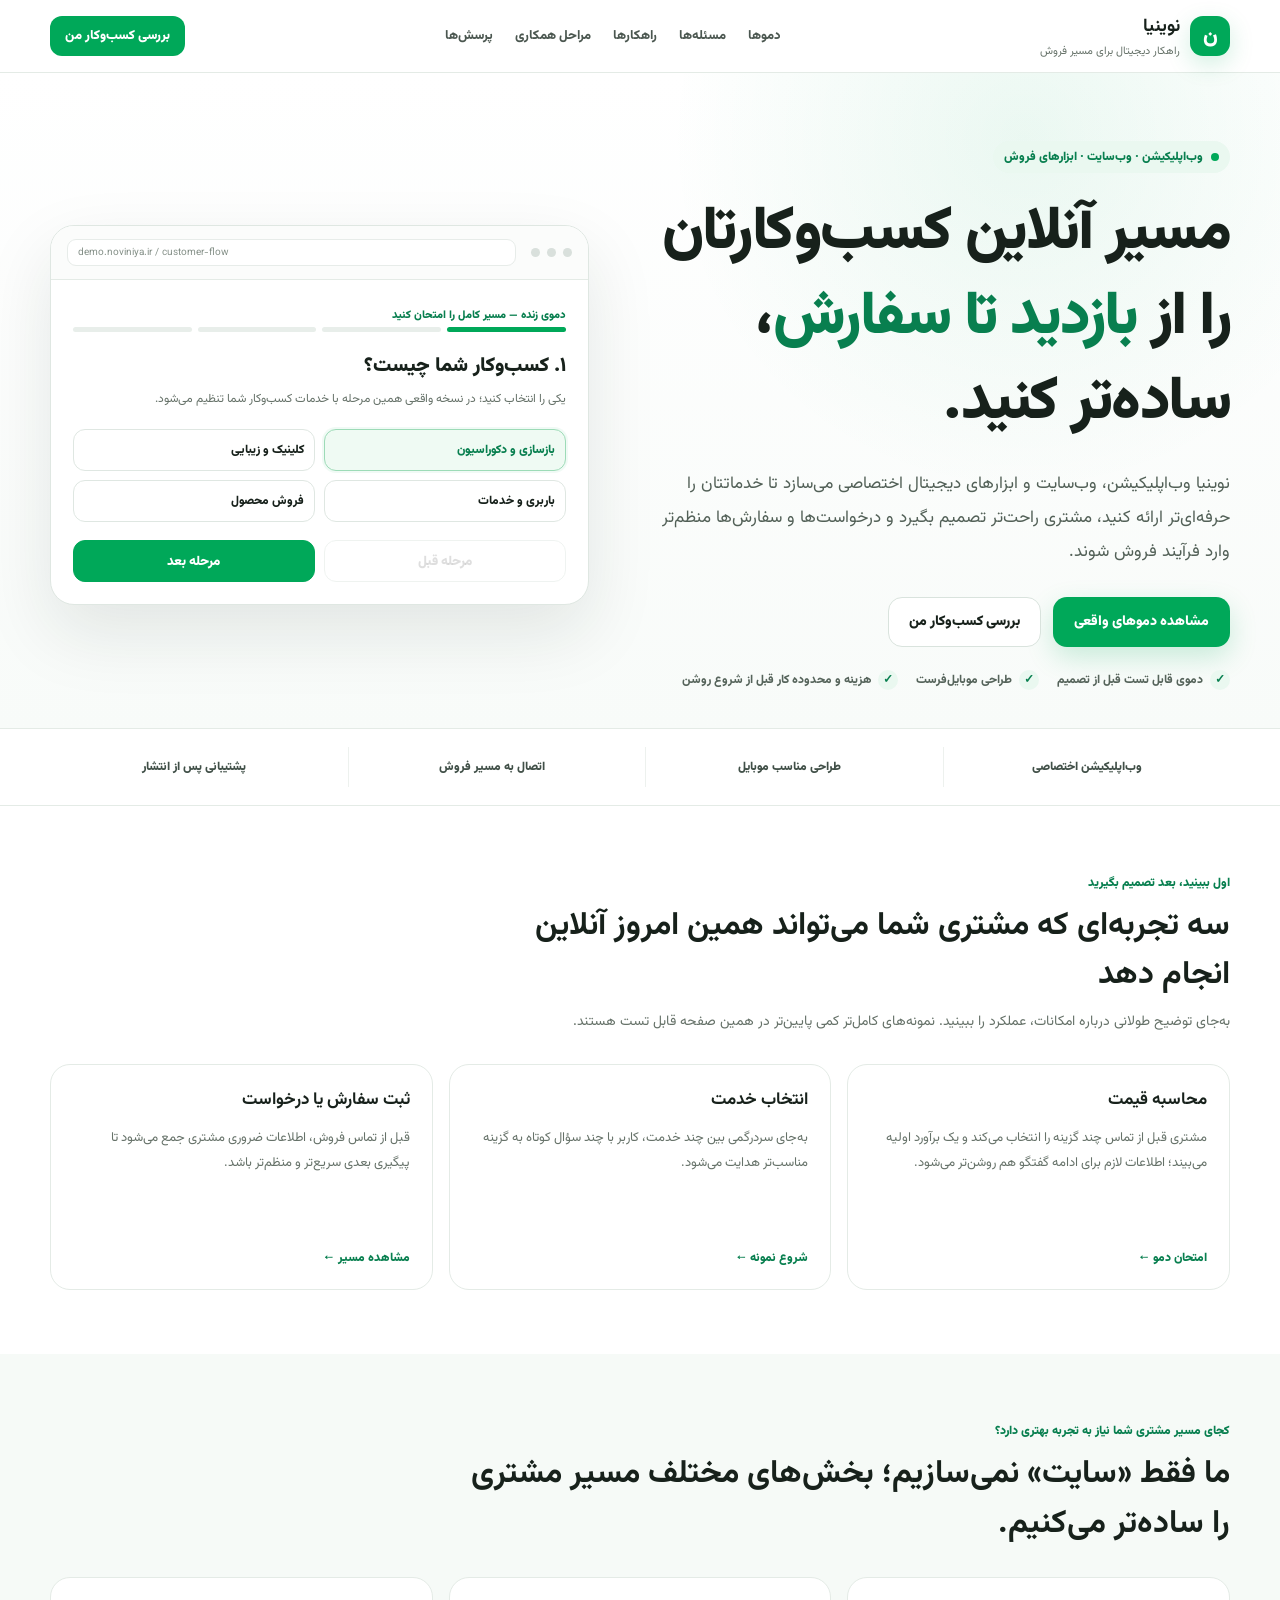
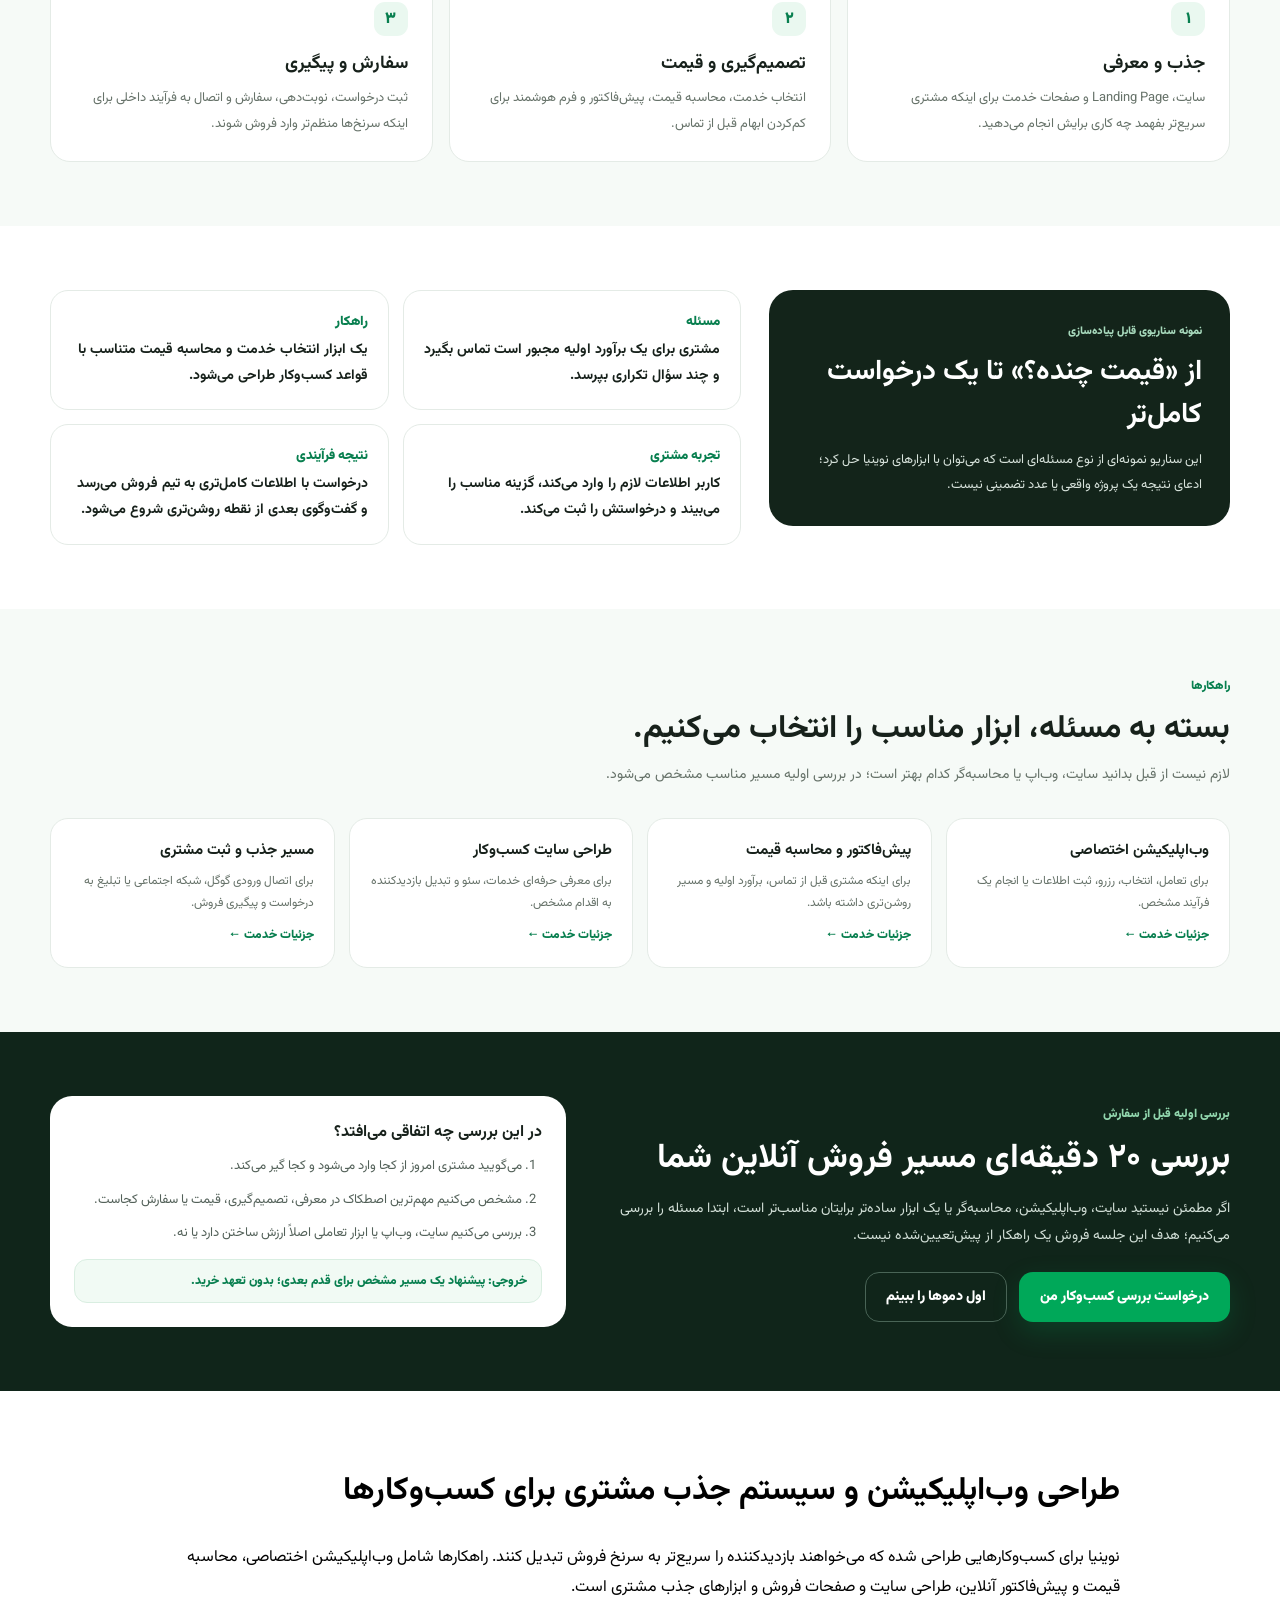
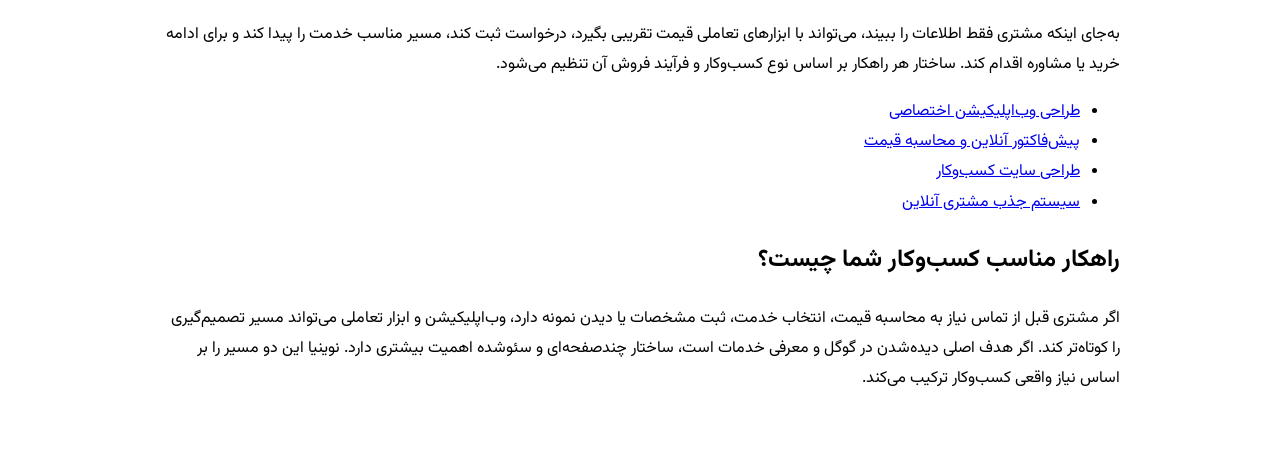
<file: index.html>
<!doctype html>
<html lang="fa" dir="rtl">
  <head>
    <meta charset="UTF-8" />
    <meta name="viewport" content="width=device-width, initial-scale=1.0" />
    <title>نوینیا | وب‌اپلیکیشن، وب‌سایت و ابزارهای فروش</title>
    <meta name="description" content="نوینیا وب‌اپلیکیشن، وب‌سایت و ابزارهای دیجیتال اختصاصی می‌سازد تا معرفی خدمات، تصمیم‌گیری مشتری، دریافت درخواست و مسیر سفارش ساده‌تر و منظم‌تر شود." />
    <meta name="robots" content="index,follow,max-image-preview:large,max-snippet:-1,max-video-preview:-1" />
    <meta name="theme-color" content="#00A859" />
    <link rel="canonical" href="https://noviniya.ir/" />
    <link rel="icon" href="/favicon.svg" type="image/svg+xml" />
    <meta property="og:type" content="website" />
    <meta property="og:url" content="https://noviniya.ir/" />
    <meta property="og:site_name" content="نوینیا | Noviniya" />
    <meta property="og:locale" content="fa_IR" />
    <meta property="og:title" content="نوینیا | وب‌اپلیکیشن فروش و پیش‌فاکتور آنلاین" />
    <meta property="og:description" content="راهکارهای دیجیتال فروش، پیش‌فاکتور آنلاین و جذب مشتری برای کسب‌وکارها." />
    <meta name="twitter:card" content="summary" />
    <meta name="twitter:title" content="نوینیا | وب‌اپلیکیشن فروش و پیش‌فاکتور آنلاین" />
    <meta name="twitter:description" content="راهکارهای دیجیتال فروش، پیش‌فاکتور آنلاین و جذب مشتری برای کسب‌وکارها." />
    <script type="application/ld+json">
    {
      "@context": "https://schema.org",
      "@graph": [
        {
          "@type": "Organization",
          "@id": "https://noviniya.ir/#organization",
          "name": "نوینیا",
          "alternateName": "Noviniya",
          "url": "https://noviniya.ir/",
          "description": "طراحی راهکارهای دیجیتال فروش، وب‌اپلیکیشن‌های تعاملی، پیش‌فاکتور آنلاین و ابزارهای جذب مشتری برای کسب‌وکارها",
          "areaServed": {"@type":"Country","name":"Iran"}
        },
        {
          "@type": "WebSite",
          "@id": "https://noviniya.ir/#website",
          "url": "https://noviniya.ir/",
          "name": "نوینیا",
          "alternateName": "Noviniya",
          "inLanguage": "fa-IR",
          "publisher": {"@id":"https://noviniya.ir/#organization"}
        },
        {
          "@type": "Service",
          "@id": "https://noviniya.ir/#service",
          "name": "طراحی وب‌اپلیکیشن فروش و سیستم جذب مشتری",
          "serviceType": "طراحی وب‌اپلیکیشن، پیش‌فاکتور آنلاین، طراحی سایت و راهکارهای دیجیتال فروش",
          "provider": {"@id":"https://noviniya.ir/#organization"},
          "areaServed": {"@type":"Country","name":"Iran"},
          "url": "https://noviniya.ir/"
        }
      ]
    }
    </script>
    <link rel="preconnect" href="https://fonts.googleapis.com">
    <link rel="preconnect" href="https://fonts.gstatic.com" crossorigin>
    <link href="https://fonts.googleapis.com/css2?family=Vazirmatn:wght@300;400;500;600;700;800;900&display=swap" rel="stylesheet">
    
    
  
    
  <style id="nvx-style">
:root{--nvx-green:#00a859;--nvx-green-dark:#087f4f;--nvx-ink:#17211b;--nvx-muted:#667269;--nvx-line:#e4ebe6;--nvx-soft:#f6faf7;--nvx-navy:#13241a}
html{scroll-behavior:smooth}body{margin:0}#samples,#plans,#process,#faq,#contact{scroll-margin-top:90px}
#root .site-header,#root main>.hero{display:none!important}
.nvx-shell{font-family:Vazirmatn,Tahoma,Arial,sans-serif;color:var(--nvx-ink);background:#fff;direction:rtl}
.nvx-wrap{max-width:1180px;margin:0 auto;padding:0 22px}
.nvx-head{position:sticky;top:0;z-index:90;background:rgba(255,255,255,.95);backdrop-filter:blur(14px);border-bottom:1px solid var(--nvx-line)}
.nvx-head-row{min-height:72px;display:flex;align-items:center;justify-content:space-between;gap:18px}
.nvx-brand{display:flex;align-items:center;gap:10px;color:var(--nvx-ink);text-decoration:none}.nvx-mark{width:40px;height:40px;border-radius:13px;background:var(--nvx-green);display:grid;place-items:center;color:#fff;font-weight:950;font-size:21px;box-shadow:0 8px 24px rgba(0,168,89,.18)}.nvx-brand-copy b{display:block;font-size:18px}.nvx-brand-copy small{display:block;color:var(--nvx-muted);font-size:11px;margin-top:2px}.nvx-nav{display:flex;gap:22px;align-items:center}.nvx-nav a{color:#4b5750;text-decoration:none;font-size:13px;font-weight:800}.nvx-nav a:hover{color:var(--nvx-green-dark)}.nvx-call{display:inline-flex;align-items:center;justify-content:center;text-decoration:none;color:#fff;background:var(--nvx-green);padding:10px 15px;border-radius:12px;font-weight:900;font-size:13px}
.nvx-hero{padding:68px 0 38px;background:radial-gradient(circle at 80% 10%,rgba(0,168,89,.08),transparent 30%),linear-gradient(180deg,#fff 0%,#f8fbf9 100%);border-bottom:1px solid var(--nvx-line)}
.nvx-hero-grid{display:grid;grid-template-columns:minmax(0,1.05fr) minmax(340px,.95fr);gap:46px;align-items:center}
.nvx-badge{display:inline-flex;align-items:center;gap:8px;padding:7px 11px;border-radius:999px;background:#eaf8f0;color:var(--nvx-green-dark);font-size:12px;font-weight:950;margin-bottom:18px}.nvx-badge:before{content:"";width:8px;height:8px;border-radius:50%;background:var(--nvx-green)}
.nvx-hero h1{font-size:clamp(36px,5.1vw,60px);line-height:1.42;letter-spacing:-1.5px;margin:0 0 20px;font-weight:950}.nvx-hero h1 em{font-style:normal;color:var(--nvx-green-dark)}
.nvx-lead{font-size:17px;line-height:2;color:#526057;max-width:750px;margin:0}.nvx-actions{display:flex;flex-wrap:wrap;gap:12px;margin-top:28px}.nvx-btn{display:inline-flex;align-items:center;justify-content:center;gap:8px;min-height:48px;padding:0 20px;border-radius:14px;text-decoration:none;font-size:14px;font-weight:950;border:1px solid transparent;cursor:pointer}.nvx-btn.primary{background:var(--nvx-green);color:#fff;box-shadow:0 10px 28px rgba(0,168,89,.2)}.nvx-btn.secondary{background:#fff;color:var(--nvx-ink);border-color:#d9e3dd}
.nvx-microproof{display:flex;flex-wrap:wrap;gap:14px 18px;margin:23px 0 0;padding:0;list-style:none;color:#56645b;font-size:12px;font-weight:800}.nvx-microproof li{display:flex;align-items:center;gap:7px}.nvx-microproof li:before{content:"✓";width:20px;height:20px;border-radius:50%;display:grid;place-items:center;background:#eaf8f0;color:var(--nvx-green-dark);font-weight:950}
.nvx-browser{background:#fff;border:1px solid #dfe7e2;border-radius:24px;box-shadow:0 28px 70px rgba(20,37,27,.10);overflow:hidden}.nvx-browser-top{display:flex;align-items:center;gap:7px;padding:13px 16px;border-bottom:1px solid var(--nvx-line);background:#fbfcfb}.nvx-browser-top i{width:9px;height:9px;border-radius:50%;background:#d9e0dc}.nvx-browser-url{margin-right:8px;flex:1;border:1px solid #e7ece9;background:#fff;border-radius:9px;padding:5px 10px;color:#859088;font-size:10px;direction:ltr;text-align:left}.nvx-demo{padding:24px}.nvx-demo-kicker{font-size:11px;color:var(--nvx-green-dark);font-weight:950}.nvx-demo h2{font-size:22px;margin:7px 0 4px}.nvx-demo p{font-size:12px;color:var(--nvx-muted);line-height:1.9;margin:0 0 18px}.nvx-field{display:block;margin:13px 0}.nvx-field span{display:flex;justify-content:space-between;gap:12px;font-size:12px;font-weight:850;margin-bottom:7px}.nvx-demo select,.nvx-demo input[type=range]{width:100%;box-sizing:border-box}.nvx-demo select{padding:11px 12px;border-radius:11px;border:1px solid #dfe7e2;background:#fff;font-family:inherit}.nvx-demo input[type=range]{accent-color:var(--nvx-green)}.nvx-result{margin-top:16px;padding:16px;border-radius:15px;background:#f0faf4;border:1px solid #d8eee0;display:flex;align-items:end;justify-content:space-between;gap:14px}.nvx-result span{font-size:11px;color:#617067}.nvx-result strong{font-size:25px;color:var(--nvx-green-dark)}.nvx-result small{font-size:11px}.nvx-demo-note{display:block;margin-top:9px;color:#7b877f;font-size:10px;line-height:1.8}
.nvx-proofstrip{padding:18px 0;border-bottom:1px solid var(--nvx-line);background:#fff}.nvx-proofstrip-row{display:grid;grid-template-columns:repeat(4,1fr);gap:10px}.nvx-proofitem{padding:11px 13px;text-align:center;font-size:12px;font-weight:900;color:#415048;border-left:1px solid #edf1ee}.nvx-proofitem:last-child{border-left:0}
.nvx-section{padding:64px 0}.nvx-section.alt{background:var(--nvx-soft)}.nvx-heading{max-width:760px;margin-bottom:28px}.nvx-heading .nvx-kicker{color:var(--nvx-green-dark);font-weight:950;font-size:12px}.nvx-heading h2{font-size:32px;line-height:1.55;margin:7px 0 8px}.nvx-heading p{margin:0;color:var(--nvx-muted);line-height:1.95;font-size:14px}
.nvx-demo-cards{display:grid;grid-template-columns:repeat(3,1fr);gap:16px}.nvx-demo-card{padding:22px;border-radius:20px;border:1px solid var(--nvx-line);background:#fff;display:flex;flex-direction:column;min-height:180px}.nvx-demo-card b{font-size:17px}.nvx-demo-card p{color:var(--nvx-muted);font-size:13px;line-height:1.9;flex:1}.nvx-link{color:var(--nvx-green-dark);font-size:12px;font-weight:950;text-decoration:none}
.nvx-journey{display:grid;grid-template-columns:repeat(3,1fr);gap:16px}.nvx-journey-card{padding:24px;border:1px solid var(--nvx-line);border-radius:20px;background:#fff}.nvx-journey-num{width:34px;height:34px;border-radius:11px;display:grid;place-items:center;background:#eaf8f0;color:var(--nvx-green-dark);font-weight:950;margin-bottom:14px}.nvx-journey-card h3{margin:0 0 8px;font-size:18px}.nvx-journey-card p{margin:0;color:var(--nvx-muted);font-size:13px;line-height:1.95}
.nvx-case{display:grid;grid-template-columns:.8fr 1.2fr;gap:28px;align-items:start}.nvx-case-note{background:var(--nvx-navy);color:#fff;border-radius:24px;padding:28px}.nvx-case-note span{font-size:11px;color:#a7d9bc;font-weight:900}.nvx-case-note h2{font-size:28px;line-height:1.55;margin:8px 0 10px}.nvx-case-note p{margin:0;color:#d8e3dc;line-height:1.95;font-size:13px}.nvx-case-grid{display:grid;grid-template-columns:repeat(2,1fr);gap:14px}.nvx-case-step{background:#fff;border:1px solid var(--nvx-line);border-radius:18px;padding:20px}.nvx-case-step small{display:block;color:var(--nvx-green-dark);font-weight:950;margin-bottom:5px}.nvx-case-step b{font-size:14px;line-height:1.8}
.nvx-solutions{display:grid;grid-template-columns:repeat(4,1fr);gap:14px}.nvx-solution{display:block;text-decoration:none;color:var(--nvx-ink);padding:20px;border-radius:18px;border:1px solid var(--nvx-line);background:#fff;transition:.2s}.nvx-solution:hover{transform:translateY(-2px);box-shadow:0 14px 30px rgba(23,33,27,.07)}.nvx-solution strong{display:block;font-size:15px;margin-bottom:8px}.nvx-solution p{margin:0;color:var(--nvx-muted);font-size:12px;line-height:1.9}.nvx-solution span{display:inline-block;margin-top:11px;color:var(--nvx-green-dark);font-size:12px;font-weight:950}
@media(max-width:900px){.nvx-nav{display:none}.nvx-hero-grid{grid-template-columns:1fr;gap:30px}.nvx-browser{max-width:680px}.nvx-demo-cards,.nvx-journey{grid-template-columns:1fr}.nvx-case{grid-template-columns:1fr}.nvx-solutions{grid-template-columns:repeat(2,1fr)}.nvx-proofstrip-row{grid-template-columns:repeat(2,1fr)}}
@media(max-width:560px){.nvx-wrap{padding:0 16px}.nvx-head-row{min-height:64px}.nvx-brand-copy small{display:none}.nvx-call{padding:9px 11px;font-size:11px}.nvx-hero{padding:38px 0 28px}.nvx-hero h1{font-size:32px;line-height:1.5;letter-spacing:-.5px}.nvx-lead{font-size:15px}.nvx-actions{display:grid;grid-template-columns:1fr}.nvx-microproof{gap:10px 12px}.nvx-demo{padding:19px}.nvx-section{padding:48px 0}.nvx-heading h2{font-size:26px}.nvx-solutions{grid-template-columns:1fr}.nvx-proofstrip-row{grid-template-columns:1fr 1fr}.nvx-proofitem{border-left:0}.nvx-case-grid{grid-template-columns:1fr}}
</style>
<style id="nvx-v2-style">
.nvx-browser .nvx-demo{padding:22px}
.nvx-demo-progress{display:grid;grid-template-columns:repeat(4,1fr);gap:6px;margin:0 0 18px}
.nvx-demo-progress span{height:5px;border-radius:999px;background:#e8eeea}
.nvx-demo-progress span.active{background:var(--nvx-green)}
.nvx-step{display:none}.nvx-step.active{display:block}
.nvx-step-title{font-size:20px;font-weight:950;margin:5px 0 6px}.nvx-step-text{font-size:12px;color:var(--nvx-muted);line-height:1.9;margin:0 0 16px}
.nvx-choice-grid{display:grid;grid-template-columns:repeat(2,1fr);gap:9px}
.nvx-choice{border:1px solid #dfe7e2;background:#fff;border-radius:12px;padding:11px 10px;font-family:inherit;font-size:12px;font-weight:850;color:var(--nvx-ink);cursor:pointer;text-align:right}
.nvx-choice.active{border-color:#9ddbb7;background:#effaf3;color:var(--nvx-green-dark);box-shadow:0 0 0 2px rgba(0,168,89,.06)}
.nvx-demo-nav{display:flex;gap:9px;margin-top:18px}.nvx-demo-nav button{flex:1;min-height:42px;border-radius:12px;border:1px solid #dce5df;background:#fff;font-family:inherit;font-weight:900;cursor:pointer}.nvx-demo-nav .next{background:var(--nvx-green);border-color:var(--nvx-green);color:#fff}.nvx-demo-nav .back[disabled]{opacity:.45;cursor:default}
.nvx-preview-card{border:1px solid #dfe9e2;background:#f8fbf9;border-radius:15px;padding:14px;margin-top:12px}.nvx-preview-card dl{margin:0;display:grid;grid-template-columns:1fr auto;gap:8px 16px;font-size:12px}.nvx-preview-card dt{color:#68756d}.nvx-preview-card dd{margin:0;font-weight:900}.nvx-demo-finish{padding:14px;border-radius:15px;background:#eef9f2;border:1px solid #d5ecde;margin-top:14px}.nvx-demo-finish b{display:block;color:var(--nvx-green-dark);margin-bottom:5px}.nvx-demo-finish p{margin:0;color:#5d6a62;font-size:12px;line-height:1.9}
.nvx-audit{padding:64px 0;background:#10251a;color:#fff}.nvx-audit-grid{display:grid;grid-template-columns:1.1fr .9fr;gap:34px;align-items:center}.nvx-audit .nvx-kicker{color:#91d6ad;font-weight:950;font-size:12px}.nvx-audit h2{font-size:34px;line-height:1.55;margin:7px 0 10px}.nvx-audit p{color:#d2dfd7;line-height:1.95;font-size:14px;margin:0}.nvx-audit-card{background:#fff;color:var(--nvx-ink);border-radius:22px;padding:24px}.nvx-audit-card ol{margin:0;padding:0 20px 0 0}.nvx-audit-card li{margin:10px 0;color:#536159;font-size:13px;line-height:1.8}.nvx-audit-output{margin-top:14px;padding:12px 14px;border-radius:13px;background:#f1faf4;border:1px solid #d9eee1;color:var(--nvx-green-dark);font-size:12px;font-weight:900}.nvx-audit .nvx-actions{margin-top:22px}.nvx-audit .nvx-btn.secondary{background:transparent;color:#fff;border-color:#496456}
@media(max-width:900px){.nvx-audit-grid{grid-template-columns:1fr}.nvx-audit-card{max-width:680px}}
@media(max-width:560px){.nvx-choice-grid{grid-template-columns:1fr}.nvx-audit{padding:48px 0}.nvx-audit h2{font-size:27px}}
</style>
</head>
  <body class="bg-gray-50 text-gray-900 font-sans antialiased">

    <div class="nvx-shell">
<header class="nvx-head"><div class="nvx-wrap nvx-head-row">
<a class="nvx-brand" href="#nvx-top" aria-label="نوینیا، ابتدای صفحه"><span class="nvx-mark">ن</span><span class="nvx-brand-copy"><b>نوینیا</b><small>راهکار دیجیتال برای مسیر فروش</small></span></a>
<nav class="nvx-nav" aria-label="منوی اصلی"><a href="#nvx-demos">دموها</a><a href="#nvx-journey">مسئله‌ها</a><a href="#nvx-solutions">راهکارها</a><a href="#process">مراحل همکاری</a><a href="#faq">پرسش‌ها</a></nav>
<a class="nvx-call" href="#nvx-audit">بررسی کسب‌وکار من</a>
</div></header>

<section id="nvx-top" class="nvx-hero"><div class="nvx-wrap nvx-hero-grid">
<div>
<span class="nvx-badge">وب‌اپلیکیشن · وب‌سایت · ابزارهای فروش</span>
<h1>مسیر آنلاین کسب‌وکارتان را از <em>بازدید تا سفارش</em>، ساده‌تر کنید.</h1>
<p class="nvx-lead">نوینیا وب‌اپلیکیشن، وب‌سایت و ابزارهای دیجیتال اختصاصی می‌سازد تا خدماتتان را حرفه‌ای‌تر ارائه کنید، مشتری راحت‌تر تصمیم بگیرد و درخواست‌ها و سفارش‌ها منظم‌تر وارد فرآیند فروش شوند.</p>
<div class="nvx-actions"><a class="nvx-btn primary" href="#nvx-demos">مشاهده دموهای واقعی</a><a class="nvx-btn secondary" href="#nvx-audit">بررسی کسب‌وکار من</a></div>
<ul class="nvx-microproof"><li>دموی قابل تست قبل از تصمیم</li><li>طراحی موبایل‌فرست</li><li>هزینه و محدوده کار قبل از شروع روشن</li></ul>
</div>

<div class="nvx-browser" aria-label="دموی کامل مسیر استعلام تا درخواست">
<div class="nvx-browser-top"><i></i><i></i><i></i><span class="nvx-browser-url">demo.noviniya.ir / customer-flow</span></div>
<div class="nvx-demo">
<span class="nvx-demo-kicker">دموی زنده — مسیر کامل را امتحان کنید</span>
<div class="nvx-demo-progress" aria-hidden="true"><span class="active"></span><span></span><span></span><span></span></div>

<div class="nvx-step active" data-step="1">
<div class="nvx-step-title">۱. کسب‌وکار شما چیست؟</div>
<p class="nvx-step-text">یکی را انتخاب کنید؛ در نسخه واقعی همین مرحله با خدمات کسب‌وکار شما تنظیم می‌شود.</p>
<div class="nvx-choice-grid" data-group="business">
<button type="button" class="nvx-choice active" data-value="بازسازی و دکوراسیون">بازسازی و دکوراسیون</button>
<button type="button" class="nvx-choice" data-value="کلینیک و زیبایی">کلینیک و زیبایی</button>
<button type="button" class="nvx-choice" data-value="باربری و خدمات">باربری و خدمات</button>
<button type="button" class="nvx-choice" data-value="فروش محصول">فروش محصول</button>
</div>
</div>

<div class="nvx-step" data-step="2">
<div class="nvx-step-title">۲. مشتری چه کاری انجام دهد؟</div>
<p class="nvx-step-text">هدف اصلی ابزار را انتخاب کنید.</p>
<div class="nvx-choice-grid" data-group="goal">
<button type="button" class="nvx-choice active" data-value="برآورد قیمت بگیرد">برآورد قیمت بگیرد</button>
<button type="button" class="nvx-choice" data-value="خدمت مناسب را انتخاب کند">خدمت مناسب را انتخاب کند</button>
<button type="button" class="nvx-choice" data-value="درخواست یا نوبت ثبت کند">درخواست یا نوبت ثبت کند</button>
<button type="button" class="nvx-choice" data-value="برای خرید اقدام کند">برای خرید اقدام کند</button>
</div>
</div>

<div class="nvx-step" data-step="3">
<div class="nvx-step-title">۳. یک ورودی نمونه بدهید</div>
<p class="nvx-step-text">این عدد فقط برای نمایش رفتار ابزار است و قیمت واقعی محسوب نمی‌شود.</p>
<label class="nvx-field"><span><b>مقدار / متراژ / تعداد نمونه</b><small><span id="nvx-unit-value">۸۵</span> واحد</small></span><input id="nvx-unit" type="range" min="40" max="200" step="5" value="85"></label>
<div class="nvx-result"><span>برآورد نمایشی</span><strong><span id="nvx-total">۲۵۵</span> <small>میلیون تومان</small></strong></div>
<small class="nvx-demo-note">فرمول واقعی در پروژه شما بر اساس تعرفه و منطق کسب‌وکار تنظیم می‌شود.</small>
</div>

<div class="nvx-step" data-step="4">
<div class="nvx-step-title">۴. خروجی‌ای که مشتری می‌بیند</div>
<p class="nvx-step-text">در نسخه واقعی، این مرحله می‌تواند به ثبت درخواست، واتساپ، تماس، رزرو یا سیستم داخلی شما وصل شود.</p>
<div class="nvx-preview-card"><dl>
<dt>حوزه</dt><dd id="nvx-summary-business">بازسازی و دکوراسیون</dd>
<dt>هدف</dt><dd id="nvx-summary-goal">برآورد قیمت بگیرد</dd>
<dt>مقدار نمونه</dt><dd><span id="nvx-summary-unit">۸۵</span> واحد</dd>
<dt>برآورد نمایشی</dt><dd><span id="nvx-summary-total">۲۵۵</span> میلیون</dd>
</dl></div>
<div class="nvx-demo-finish"><b>این همان چیزی است که نوینیا برای شما اختصاصی می‌کند.</b><p>نام، لوگو، خدمات، تعرفه، سؤال‌ها و اقدام نهایی بر اساس فرآیند واقعی کسب‌وکار شما تغییر می‌کند.</p></div>
<div class="nvx-actions" style="margin-top:14px"><a class="nvx-btn primary" style="width:100%;box-sizing:border-box" href="#nvx-audit">بررسی مسیر مناسب برای کسب‌وکار من</a></div>
</div>

<div class="nvx-demo-nav">
<button type="button" class="back" id="nvx-back" disabled>مرحله قبل</button>
<button type="button" class="next" id="nvx-next">مرحله بعد</button>
</div>
</div></div>
</div></section>

<div class="nvx-proofstrip"><div class="nvx-wrap nvx-proofstrip-row">
<div class="nvx-proofitem">وب‌اپلیکیشن اختصاصی</div><div class="nvx-proofitem">طراحی مناسب موبایل</div><div class="nvx-proofitem">اتصال به مسیر فروش</div><div class="nvx-proofitem">پشتیبانی پس از انتشار</div>
</div></div>

<section id="nvx-demos" class="nvx-section"><div class="nvx-wrap">
<div class="nvx-heading"><span class="nvx-kicker">اول ببینید، بعد تصمیم بگیرید</span><h2>سه تجربه‌ای که مشتری شما می‌تواند همین امروز آنلاین انجام دهد</h2><p>به‌جای توضیح طولانی درباره امکانات، عملکرد را ببینید. نمونه‌های کامل‌تر کمی پایین‌تر در همین صفحه قابل تست هستند.</p></div>
<div class="nvx-demo-cards">
<article class="nvx-demo-card"><b>محاسبه قیمت</b><p>مشتری قبل از تماس چند گزینه را انتخاب می‌کند و یک برآورد اولیه می‌بیند؛ اطلاعات لازم برای ادامه گفتگو هم روشن‌تر می‌شود.</p><a class="nvx-link" href="#samples">امتحان دمو ←</a></article>
<article class="nvx-demo-card"><b>انتخاب خدمت</b><p>به‌جای سردرگمی بین چند خدمت، کاربر با چند سؤال کوتاه به گزینه مناسب‌تر هدایت می‌شود.</p><a class="nvx-link" href="#samples">شروع نمونه ←</a></article>
<article class="nvx-demo-card"><b>ثبت سفارش یا درخواست</b><p>قبل از تماس فروش، اطلاعات ضروری مشتری جمع می‌شود تا پیگیری بعدی سریع‌تر و منظم‌تر باشد.</p><a class="nvx-link" href="#samples">مشاهده مسیر ←</a></article>
</div></div></section>

<section id="nvx-journey" class="nvx-section alt"><div class="nvx-wrap">
<div class="nvx-heading"><span class="nvx-kicker">کجای مسیر مشتری شما نیاز به تجربه بهتری دارد؟</span><h2>ما فقط «سایت» نمی‌سازیم؛ بخش‌های مختلف مسیر مشتری را ساده‌تر می‌کنیم.</h2></div>
<div class="nvx-journey">
<article class="nvx-journey-card"><span class="nvx-journey-num">۱</span><h3>جذب و معرفی</h3><p>سایت، Landing Page و صفحات خدمت برای اینکه مشتری سریع‌تر بفهمد چه کاری برایش انجام می‌دهید.</p></article>
<article class="nvx-journey-card"><span class="nvx-journey-num">۲</span><h3>تصمیم‌گیری و قیمت</h3><p>انتخاب خدمت، محاسبه قیمت، پیش‌فاکتور و فرم هوشمند برای کم‌کردن ابهام قبل از تماس.</p></article>
<article class="nvx-journey-card"><span class="nvx-journey-num">۳</span><h3>سفارش و پیگیری</h3><p>ثبت درخواست، نوبت‌دهی، سفارش و اتصال به فرآیند داخلی برای اینکه سرنخ‌ها منظم‌تر وارد فروش شوند.</p></article>
</div></div></section>

<section class="nvx-section"><div class="nvx-wrap nvx-case">
<div class="nvx-case-note"><span>نمونه سناریوی قابل پیاده‌سازی</span><h2>از «قیمت چنده؟» تا یک درخواست کامل‌تر</h2><p>این سناریو نمونه‌ای از نوع مسئله‌ای است که می‌توان با ابزارهای نوینیا حل کرد؛ ادعای نتیجه یک پروژه واقعی یا عدد تضمینی نیست.</p></div>
<div class="nvx-case-grid">
<div class="nvx-case-step"><small>مسئله</small><b>مشتری برای یک برآورد اولیه مجبور است تماس بگیرد و چند سؤال تکراری بپرسد.</b></div>
<div class="nvx-case-step"><small>راهکار</small><b>یک ابزار انتخاب خدمت و محاسبه قیمت متناسب با قواعد کسب‌وکار طراحی می‌شود.</b></div>
<div class="nvx-case-step"><small>تجربه مشتری</small><b>کاربر اطلاعات لازم را وارد می‌کند، گزینه مناسب را می‌بیند و درخواستش را ثبت می‌کند.</b></div>
<div class="nvx-case-step"><small>نتیجه فرآیندی</small><b>درخواست با اطلاعات کامل‌تری به تیم فروش می‌رسد و گفت‌وگوی بعدی از نقطه روشن‌تری شروع می‌شود.</b></div>
</div></div></section>

<section id="nvx-solutions" class="nvx-section alt"><div class="nvx-wrap">
<div class="nvx-heading"><span class="nvx-kicker">راهکارها</span><h2>بسته به مسئله، ابزار مناسب را انتخاب می‌کنیم.</h2><p>لازم نیست از قبل بدانید سایت، وب‌اپ یا محاسبه‌گر کدام بهتر است؛ در بررسی اولیه مسیر مناسب مشخص می‌شود.</p></div>
<div class="nvx-solutions">
<a class="nvx-solution" href="/services/web-app/"><strong>وب‌اپلیکیشن اختصاصی</strong><p>برای تعامل، انتخاب، رزرو، ثبت اطلاعات یا انجام یک فرآیند مشخص.</p><span>جزئیات خدمت ←</span></a>
<a class="nvx-solution" href="/services/online-quote/"><strong>پیش‌فاکتور و محاسبه قیمت</strong><p>برای اینکه مشتری قبل از تماس، برآورد اولیه و مسیر روشن‌تری داشته باشد.</p><span>جزئیات خدمت ←</span></a>
<a class="nvx-solution" href="/services/website-design/"><strong>طراحی سایت کسب‌وکار</strong><p>برای معرفی حرفه‌ای خدمات، سئو و تبدیل بازدیدکننده به اقدام مشخص.</p><span>جزئیات خدمت ←</span></a>
<a class="nvx-solution" href="/services/customer-acquisition/"><strong>مسیر جذب و ثبت مشتری</strong><p>برای اتصال ورودی گوگل، شبکه اجتماعی یا تبلیغ به درخواست و پیگیری فروش.</p><span>جزئیات خدمت ←</span></a>
</div></div></section>
<section id="nvx-audit" class="nvx-audit"><div class="nvx-wrap nvx-audit-grid">
<div><span class="nvx-kicker">بررسی اولیه قبل از سفارش</span><h2>بررسی ۲۰ دقیقه‌ای مسیر فروش آنلاین شما</h2><p>اگر مطمئن نیستید سایت، وب‌اپلیکیشن، محاسبه‌گر یا یک ابزار ساده‌تر برایتان مناسب‌تر است، ابتدا مسئله را بررسی می‌کنیم؛ هدف این جلسه فروش یک راهکار از پیش‌تعیین‌شده نیست.</p>
<div class="nvx-actions"><a class="nvx-btn primary" href="#contact">درخواست بررسی کسب‌وکار من</a><a class="nvx-btn secondary" href="#nvx-demos">اول دموها را ببینم</a></div></div>
<div class="nvx-audit-card"><b>در این بررسی چه اتفاقی می‌افتد؟</b><ol><li>می‌گویید مشتری امروز از کجا وارد می‌شود و کجا گیر می‌کند.</li><li>مشخص می‌کنیم مهم‌ترین اصطکاک در معرفی، تصمیم‌گیری، قیمت یا سفارش کجاست.</li><li>بررسی می‌کنیم سایت، وب‌اپ یا ابزار تعاملی اصلاً ارزش ساختن دارد یا نه.</li></ol><div class="nvx-audit-output">خروجی: پیشنهاد یک مسیر مشخص برای قدم بعدی؛ بدون تعهد خرید.</div></div>
</div></section>
</div>
<script id="nvx-demo-script">
(function(){
var step=1,state={business:'بازسازی و دکوراسیون',goal:'برآورد قیمت بگیرد',unit:85,total:255};
function fa(n){return Number(n).toLocaleString('fa-IR')}
function factor(){var map={'بازسازی و دکوراسیون':3,'کلینیک و زیبایی':1.1,'باربری و خدمات':2.2,'فروش محصول':1.6};return map[state.business]||3}
function calc(){state.total=Math.round(state.unit*factor());var ids={'nvx-unit-value':state.unit,'nvx-total':state.total,'nvx-summary-unit':state.unit,'nvx-summary-total':state.total};Object.keys(ids).forEach(function(id){var el=document.getElementById(id);if(el)el.textContent=fa(ids[id])});var b=document.getElementById('nvx-summary-business'),g=document.getElementById('nvx-summary-goal');if(b)b.textContent=state.business;if(g)g.textContent=state.goal}
function render(){document.querySelectorAll('.nvx-step').forEach(function(el){el.classList.toggle('active',Number(el.getAttribute('data-step'))===step)});document.querySelectorAll('.nvx-demo-progress span').forEach(function(el,i){el.classList.toggle('active',i<step)});var back=document.getElementById('nvx-back'),next=document.getElementById('nvx-next');if(back)back.disabled=step===1;if(next){next.textContent=step===4?'شروع دوباره':'مرحله بعد'}calc()}
document.addEventListener('click',function(e){
var t=e.target;if(!(t instanceof HTMLElement))return;
if(t.classList.contains('nvx-choice')){var group=t.parentElement&&t.parentElement.getAttribute('data-group');if(group){t.parentElement.querySelectorAll('.nvx-choice').forEach(function(x){x.classList.remove('active')});t.classList.add('active');if(group==='business')state.business=t.getAttribute('data-value')||state.business;if(group==='goal')state.goal=t.getAttribute('data-value')||state.goal;calc()}}
if(t.id==='nvx-next'){step=step===4?1:step+1;render()}
if(t.id==='nvx-back'&&step>1){step--;render()}
});
document.addEventListener('input',function(e){var t=e.target;if(t&&t.id==='nvx-unit'){state.unit=parseInt(t.value||'85',10);calc()}});
render();
})();
</script>
<div id="root">
      <main style="font-family:Vazirmatn,Arial,sans-serif;max-width:960px;margin:0 auto;padding:48px 20px;line-height:1.9">
        <h1>طراحی وب‌اپلیکیشن و سیستم جذب مشتری برای کسب‌وکارها</h1>
        <p>نوینیا برای کسب‌وکارهایی طراحی شده که می‌خواهند بازدیدکننده را سریع‌تر به سرنخ فروش تبدیل کنند. راهکارها شامل وب‌اپلیکیشن اختصاصی، محاسبه قیمت و پیش‌فاکتور آنلاین، طراحی سایت و صفحات فروش و ابزارهای جذب مشتری است.</p>
        <p>به‌جای اینکه مشتری فقط اطلاعات را ببیند، می‌تواند با ابزارهای تعاملی قیمت تقریبی بگیرد، درخواست ثبت کند، مسیر مناسب خدمت را پیدا کند و برای ادامه خرید یا مشاوره اقدام کند. ساختار هر راهکار بر اساس نوع کسب‌وکار و فرآیند فروش آن تنظیم می‌شود.</p>
        <nav aria-label="خدمات نوینیا">
          <ul>
            <li><a href="/services/web-app/">طراحی وب‌اپلیکیشن اختصاصی</a></li>
            <li><a href="/services/online-quote/">پیش‌فاکتور آنلاین و محاسبه قیمت</a></li>
            <li><a href="/services/website-design/">طراحی سایت کسب‌وکار</a></li>
            <li><a href="/services/customer-acquisition/">سیستم جذب مشتری آنلاین</a></li>
          </ul>
        </nav>
        <h2>راهکار مناسب کسب‌وکار شما چیست؟</h2>
        <p>اگر مشتری قبل از تماس نیاز به محاسبه قیمت، انتخاب خدمت، ثبت مشخصات یا دیدن نمونه دارد، وب‌اپلیکیشن و ابزار تعاملی می‌تواند مسیر تصمیم‌گیری را کوتاه‌تر کند. اگر هدف اصلی دیده‌شدن در گوگل و معرفی خدمات است، ساختار چندصفحه‌ای و سئوشده اهمیت بیشتری دارد. نوینیا این دو مسیر را بر اساس نیاز واقعی کسب‌وکار ترکیب می‌کند.</p>
      </main>
    </div>
    <script type="module" src="/src/main.tsx"></script>
  </body>
</html>
</file>
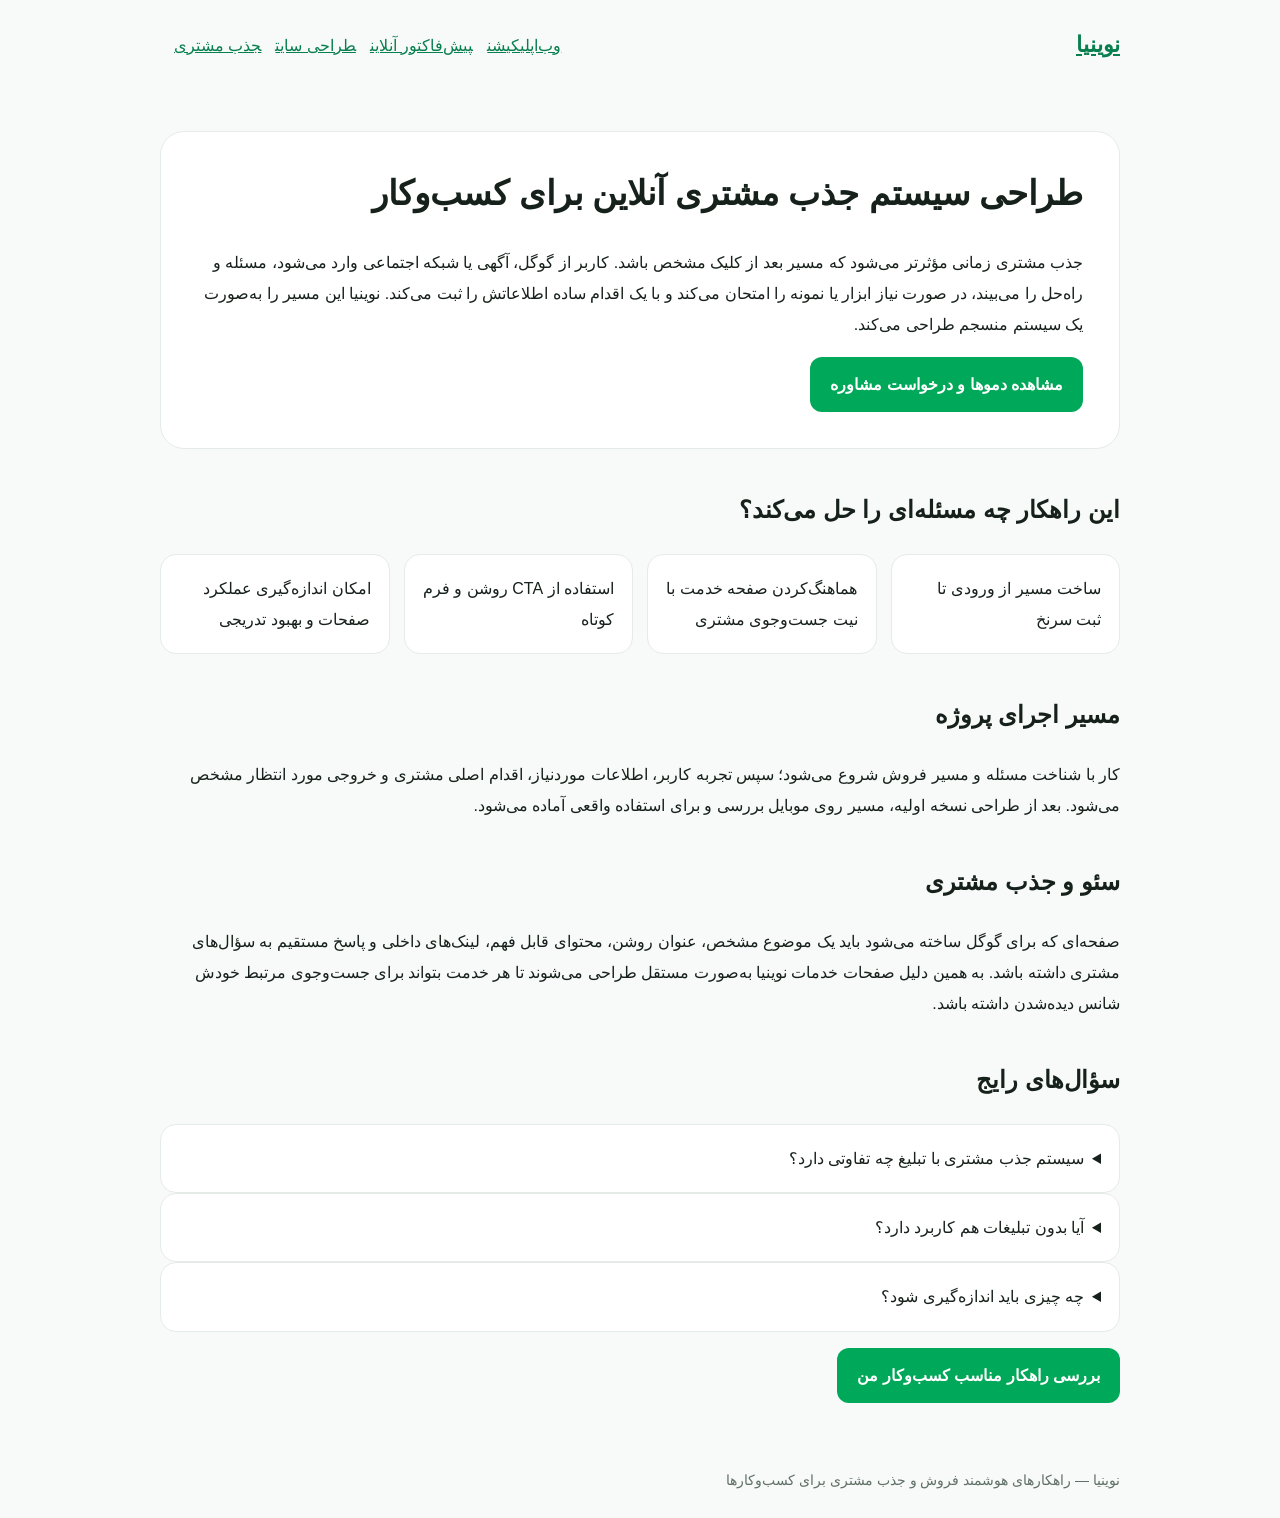
<file: services/customer-acquisition/index.html>
<!doctype html>
<html lang="fa" dir="rtl"><head><meta charset="UTF-8"><meta name="viewport" content="width=device-width,initial-scale=1">
<title>طراحی سیستم جذب مشتری آنلاین برای کسب‌وکار | نوینیا</title><meta name="description" content="طراحی مسیر دیجیتال جذب مشتری از ورودی تبلیغ یا گوگل تا صفحه خدمت، ابزار تعاملی، ثبت سرنخ و اقدام بعدی فروش."><meta name="robots" content="index,follow,max-image-preview:large,max-snippet:-1">
<link rel="canonical" href="https://noviniya.ir/services/customer-acquisition/"><link rel="icon" href="/favicon.svg" type="image/svg+xml">
<meta property="og:type" content="website"><meta property="og:locale" content="fa_IR"><meta property="og:title" content="طراحی سیستم جذب مشتری آنلاین برای کسب‌وکار | نوینیا"><meta property="og:description" content="طراحی مسیر دیجیتال جذب مشتری از ورودی تبلیغ یا گوگل تا صفحه خدمت، ابزار تعاملی، ثبت سرنخ و اقدام بعدی فروش."><meta property="og:url" content="https://noviniya.ir/services/customer-acquisition/">
<style>body{font-family:Arial,Tahoma,sans-serif;margin:0;background:#f8faf9;color:#17211b;line-height:1.95}a{color:#087f4f}header,main,footer{max-width:960px;margin:auto;padding:24px}header{display:flex;justify-content:space-between;align-items:center}.brand{font-weight:800;font-size:22px}.hero{background:#fff;border:1px solid #e5ebe7;border-radius:24px;padding:36px;margin-top:16px}h1{font-size:34px;line-height:1.5;margin-top:0}h2{margin-top:38px}.cta{display:inline-block;background:#00a859;color:#fff;text-decoration:none;padding:12px 20px;border-radius:12px;font-weight:700}.grid{display:grid;grid-template-columns:repeat(auto-fit,minmax(220px,1fr));gap:14px}.card,details{background:#fff;border:1px solid #e5ebe7;border-radius:16px;padding:18px}nav a{margin-left:14px}footer{font-size:14px;color:#607067}</style>
<script type="application/ld+json">{"@context":"https://schema.org","@graph":[{"@type":"Service","name":"طراحی سیستم جذب مشتری آنلاین برای کسب‌وکار","description":"طراحی مسیر دیجیتال جذب مشتری از ورودی تبلیغ یا گوگل تا صفحه خدمت، ابزار تعاملی، ثبت سرنخ و اقدام بعدی فروش.","url":"https://noviniya.ir/services/customer-acquisition/","provider":{"@type":"Organization","name":"نوینیا","url":"https://noviniya.ir/"},"areaServed":{"@type":"Country","name":"Iran"}},{"@type":"FAQPage","mainEntity":[{"@type":"Question","name":"سیستم جذب مشتری با تبلیغ چه تفاوتی دارد؟","acceptedAnswer":{"@type":"Answer","text":"تبلیغ فقط ورودی ایجاد می‌کند؛ سیستم جذب مشتری مشخص می‌کند کاربر بعد از ورود چه چیزی ببیند و چگونه به سرنخ فروش تبدیل شود."}},{"@type":"Question","name":"آیا بدون تبلیغات هم کاربرد دارد؟","acceptedAnswer":{"@type":"Answer","text":"بله. ورودی می‌تواند از گوگل، شبکه اجتماعی، معرفی، QR یا لینک مستقیم باشد. مهم مسیر بعد از ورود کاربر است."}},{"@type":"Question","name":"چه چیزی باید اندازه‌گیری شود؟","acceptedAnswer":{"@type":"Answer","text":"تعداد ورودی، تعامل با صفحه، کلیک روی اقدام اصلی، ثبت فرم و در نهایت تبدیل سرنخ به فروش از مهم‌ترین شاخص‌ها هستند."}}]}]}</script></head>
<body><header><a class="brand" href="/">نوینیا</a><nav><a href="/services/web-app/">وب‌اپلیکیشن</a><a href="/services/online-quote/">پیش‌فاکتور آنلاین</a><a href="/services/website-design/">طراحی سایت</a><a href="/services/customer-acquisition/">جذب مشتری</a></nav></header>
<main><section class="hero"><h1>طراحی سیستم جذب مشتری آنلاین برای کسب‌وکار</h1><p>جذب مشتری زمانی مؤثرتر می‌شود که مسیر بعد از کلیک مشخص باشد. کاربر از گوگل، آگهی یا شبکه اجتماعی وارد می‌شود، مسئله و راه‌حل را می‌بیند، در صورت نیاز ابزار یا نمونه را امتحان می‌کند و با یک اقدام ساده اطلاعاتش را ثبت می‌کند. نوینیا این مسیر را به‌صورت یک سیستم منسجم طراحی می‌کند.</p><a class="cta" href="/">مشاهده دموها و درخواست مشاوره</a></section>
<h2>این راهکار چه مسئله‌ای را حل می‌کند؟</h2><div class="grid"><div class="card">ساخت مسیر از ورودی تا ثبت سرنخ</div><div class="card">هماهنگ‌کردن صفحه خدمت با نیت جست‌وجوی مشتری</div><div class="card">استفاده از CTA روشن و فرم کوتاه</div><div class="card">امکان اندازه‌گیری عملکرد صفحات و بهبود تدریجی</div></div>
<h2>مسیر اجرای پروژه</h2><p>کار با شناخت مسئله و مسیر فروش شروع می‌شود؛ سپس تجربه کاربر، اطلاعات موردنیاز، اقدام اصلی مشتری و خروجی مورد انتظار مشخص می‌شود. بعد از طراحی نسخه اولیه، مسیر روی موبایل بررسی و برای استفاده واقعی آماده می‌شود.</p>
<h2>سئو و جذب مشتری</h2><p>صفحه‌ای که برای گوگل ساخته می‌شود باید یک موضوع مشخص، عنوان روشن، محتوای قابل فهم، لینک‌های داخلی و پاسخ مستقیم به سؤال‌های مشتری داشته باشد. به همین دلیل صفحات خدمات نوینیا به‌صورت مستقل طراحی می‌شوند تا هر خدمت بتواند برای جست‌وجوی مرتبط خودش شانس دیده‌شدن داشته باشد.</p>
<h2>سؤال‌های رایج</h2><details><summary>سیستم جذب مشتری با تبلیغ چه تفاوتی دارد؟</summary><p>تبلیغ فقط ورودی ایجاد می‌کند؛ سیستم جذب مشتری مشخص می‌کند کاربر بعد از ورود چه چیزی ببیند و چگونه به سرنخ فروش تبدیل شود.</p></details><details><summary>آیا بدون تبلیغات هم کاربرد دارد؟</summary><p>بله. ورودی می‌تواند از گوگل، شبکه اجتماعی، معرفی، QR یا لینک مستقیم باشد. مهم مسیر بعد از ورود کاربر است.</p></details><details><summary>چه چیزی باید اندازه‌گیری شود؟</summary><p>تعداد ورودی، تعامل با صفحه، کلیک روی اقدام اصلی، ثبت فرم و در نهایت تبدیل سرنخ به فروش از مهم‌ترین شاخص‌ها هستند.</p></details>
<p><a class="cta" href="/">بررسی راهکار مناسب کسب‌وکار من</a></p></main><footer>نوینیا — راهکارهای هوشمند فروش و جذب مشتری برای کسب‌وکارها</footer></body></html>
</file>
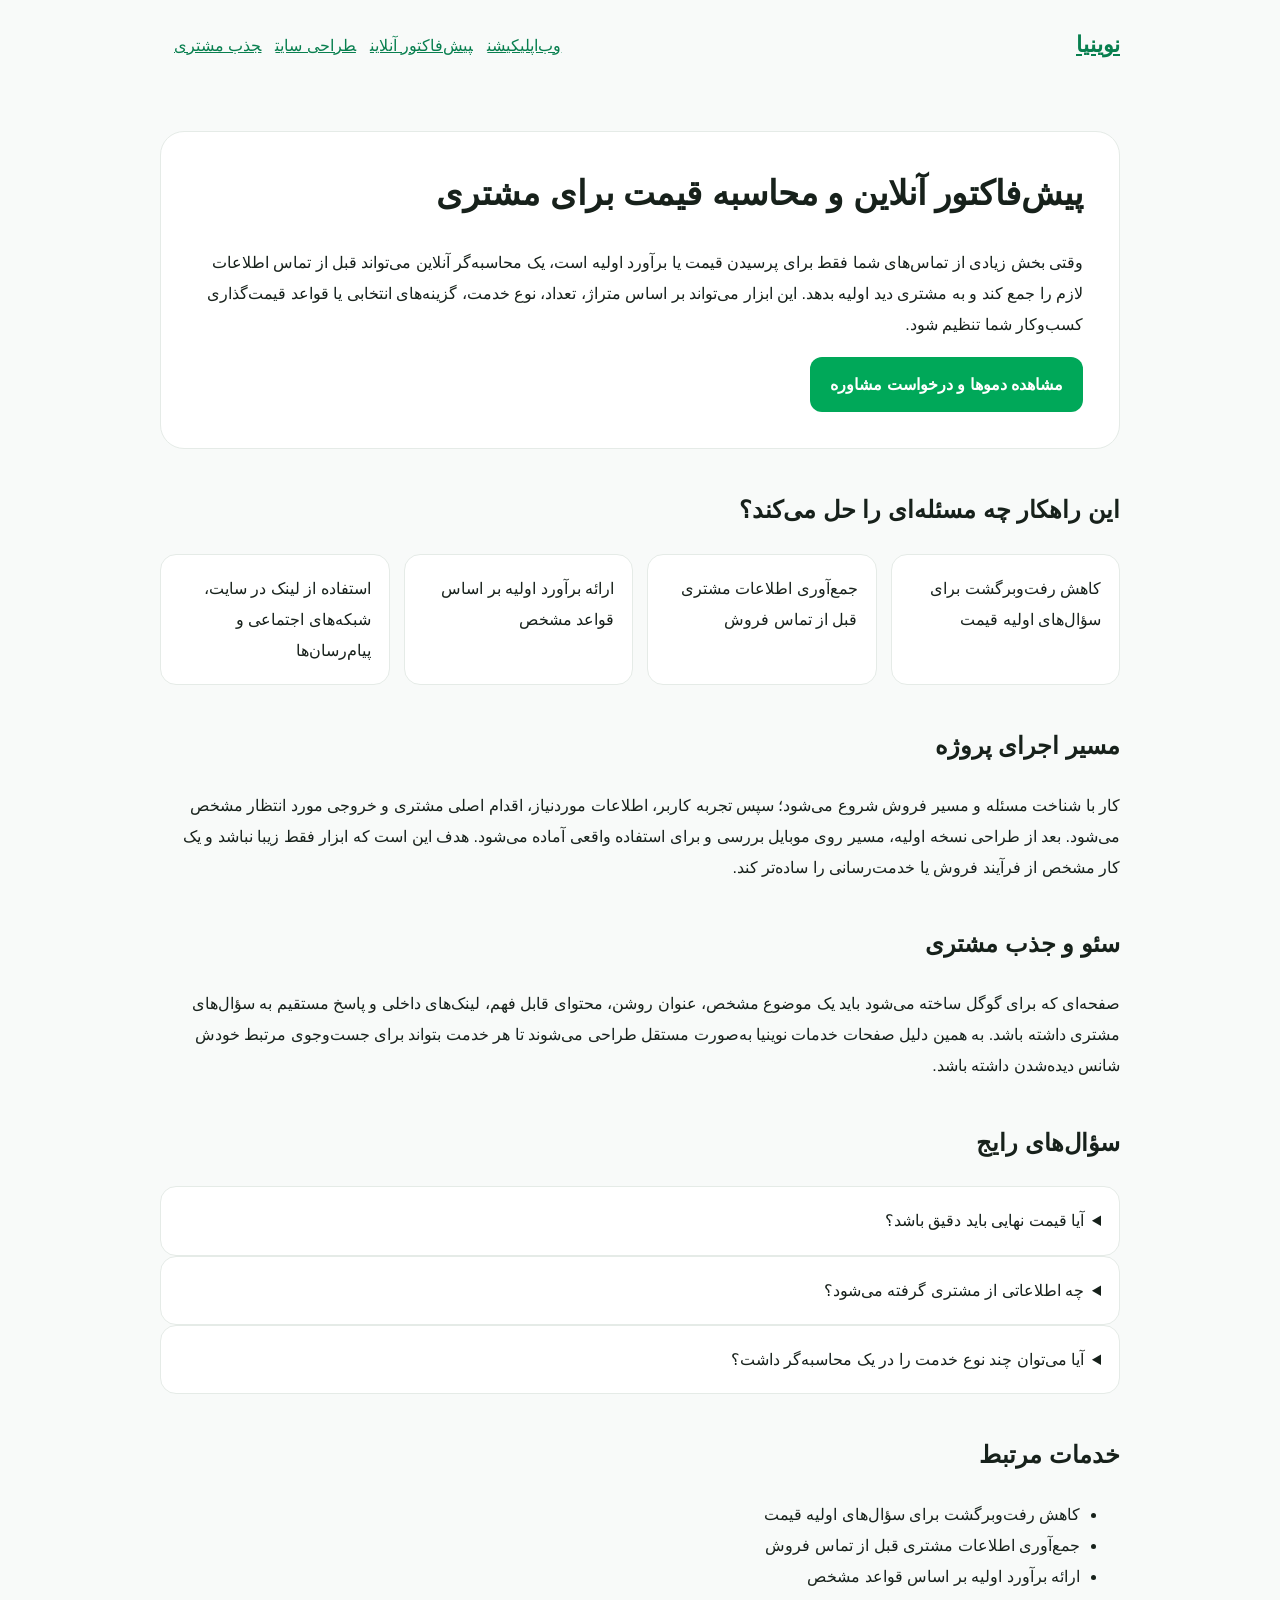
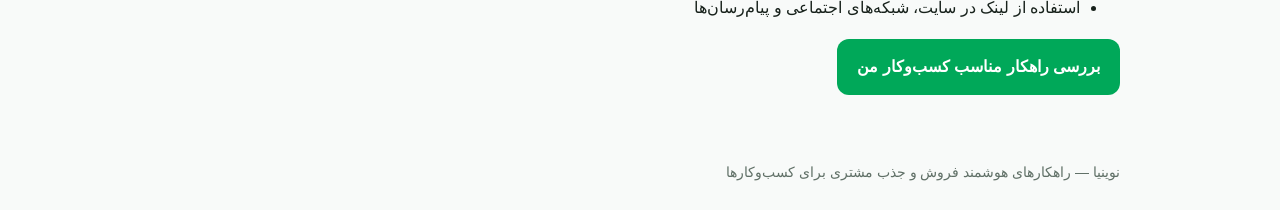
<file: services/online-quote/index.html>
<!doctype html>
<html lang="fa" dir="rtl">
<head>
<meta charset="UTF-8">
<meta name="viewport" content="width=device-width,initial-scale=1">
<title>پیش‌فاکتور آنلاین و محاسبه قیمت برای کسب‌وکار | نوینیا</title>
<meta name="description" content="ساخت محاسبه‌گر قیمت و پیش‌فاکتور آنلاین برای خدمات و محصولات؛ مشتری اطلاعات را وارد می‌کند و برآورد اولیه را سریع دریافت می‌کند.">
<meta name="robots" content="index,follow,max-image-preview:large,max-snippet:-1">
<link rel="canonical" href="https://noviniya.ir/services/online-quote/">
<link rel="icon" href="/favicon.svg" type="image/svg+xml">
<meta property="og:type" content="website">
<meta property="og:locale" content="fa_IR">
<meta property="og:title" content="پیش‌فاکتور آنلاین و محاسبه قیمت برای کسب‌وکار | نوینیا">
<meta property="og:description" content="ساخت محاسبه‌گر قیمت و پیش‌فاکتور آنلاین برای خدمات و محصولات؛ مشتری اطلاعات را وارد می‌کند و برآورد اولیه را سریع دریافت می‌کند.">
<meta property="og:url" content="https://noviniya.ir/services/online-quote/">
<style>
body{font-family:Arial,Tahoma,sans-serif;margin:0;background:#f8faf9;color:#17211b;line-height:1.95}a{color:#087f4f}header,main,footer{max-width:960px;margin:auto;padding:24px}header{display:flex;justify-content:space-between;align-items:center}.brand{font-weight:800;font-size:22px}.hero{background:#fff;border:1px solid #e5ebe7;border-radius:24px;padding:36px;margin-top:16px}h1{font-size:34px;line-height:1.5;margin-top:0}h2{margin-top:38px}.cta{display:inline-block;background:#00a859;color:#fff;text-decoration:none;padding:12px 20px;border-radius:12px;font-weight:700}.grid{display:grid;grid-template-columns:repeat(auto-fit,minmax(220px,1fr));gap:14px}.card,details{background:#fff;border:1px solid #e5ebe7;border-radius:16px;padding:18px}nav a{margin-left:14px}footer{font-size:14px;color:#607067}
</style>
<script type="application/ld+json">
{"@context":"https://schema.org","@graph":[
{"@type":"Service","name":"پیش‌فاکتور آنلاین و محاسبه قیمت برای مشتری","description":"ساخت محاسبه‌گر قیمت و پیش‌فاکتور آنلاین برای خدمات و محصولات؛ مشتری اطلاعات را وارد می‌کند و برآورد اولیه را سریع دریافت می‌کند.","url":"https://noviniya.ir/services/online-quote/","provider":{"@type":"Organization","name":"نوینیا","url":"https://noviniya.ir/"},"areaServed":{"@type":"Country","name":"Iran"}},
{"@type":"FAQPage","mainEntity":[{"@type":"Question","name":"آیا قیمت نهایی باید دقیق باشد؟","acceptedAnswer":{"@type":"Answer","text":"خیر. بسته به نوع کسب‌وکار می‌توان خروجی را به‌صورت برآورد اولیه نمایش داد و قیمت نهایی را به بررسی کارشناسی وابسته کرد."}},{"@type":"Question","name":"چه اطلاعاتی از مشتری گرفته می‌شود؟","acceptedAnswer":{"@type":"Answer","text":"فقط اطلاعاتی که برای محاسبه یا پیگیری فروش لازم است؛ ساختار فرم بر اساس فرآیند واقعی شما تعیین می‌شود."}},{"@type":"Question","name":"آیا می‌توان چند نوع خدمت را در یک محاسبه‌گر داشت؟","acceptedAnswer":{"@type":"Answer","text":"بله، اگر قواعد قیمت‌گذاری روشن باشد می‌توان چند خدمت یا چند مسیر محاسبه را در یک ابزار طراحی کرد."}}]}
]}
</script>
</head>
<body>
<header><a class="brand" href="/">نوینیا</a><nav><a href="/services/web-app/">وب‌اپلیکیشن</a><a href="/services/online-quote/">پیش‌فاکتور آنلاین</a><a href="/services/website-design/">طراحی سایت</a><a href="/services/customer-acquisition/">جذب مشتری</a></nav></header>
<main>
<section class="hero"><h1>پیش‌فاکتور آنلاین و محاسبه قیمت برای مشتری</h1><p>وقتی بخش زیادی از تماس‌های شما فقط برای پرسیدن قیمت یا برآورد اولیه است، یک محاسبه‌گر آنلاین می‌تواند قبل از تماس اطلاعات لازم را جمع کند و به مشتری دید اولیه بدهد. این ابزار می‌تواند بر اساس متراژ، تعداد، نوع خدمت، گزینه‌های انتخابی یا قواعد قیمت‌گذاری کسب‌وکار شما تنظیم شود.</p><a class="cta" href="/">مشاهده دموها و درخواست مشاوره</a></section>
<h2>این راهکار چه مسئله‌ای را حل می‌کند؟</h2>
<div class="grid"><div class="card">کاهش رفت‌وبرگشت برای سؤال‌های اولیه قیمت</div><div class="card">جمع‌آوری اطلاعات مشتری قبل از تماس فروش</div><div class="card">ارائه برآورد اولیه بر اساس قواعد مشخص</div><div class="card">استفاده از لینک در سایت، شبکه‌های اجتماعی و پیام‌رسان‌ها</div></div>
<h2>مسیر اجرای پروژه</h2>
<p>کار با شناخت مسئله و مسیر فروش شروع می‌شود؛ سپس تجربه کاربر، اطلاعات موردنیاز، اقدام اصلی مشتری و خروجی مورد انتظار مشخص می‌شود. بعد از طراحی نسخه اولیه، مسیر روی موبایل بررسی و برای استفاده واقعی آماده می‌شود. هدف این است که ابزار فقط زیبا نباشد و یک کار مشخص از فرآیند فروش یا خدمت‌رسانی را ساده‌تر کند.</p>
<h2>سئو و جذب مشتری</h2>
<p>صفحه‌ای که برای گوگل ساخته می‌شود باید یک موضوع مشخص، عنوان روشن، محتوای قابل فهم، لینک‌های داخلی و پاسخ مستقیم به سؤال‌های مشتری داشته باشد. به همین دلیل صفحات خدمات نوینیا به‌صورت مستقل طراحی می‌شوند تا هر خدمت بتواند برای جست‌وجوی مرتبط خودش شانس دیده‌شدن داشته باشد.</p>
<h2>سؤال‌های رایج</h2><details><summary>آیا قیمت نهایی باید دقیق باشد؟</summary><p>خیر. بسته به نوع کسب‌وکار می‌توان خروجی را به‌صورت برآورد اولیه نمایش داد و قیمت نهایی را به بررسی کارشناسی وابسته کرد.</p></details><details><summary>چه اطلاعاتی از مشتری گرفته می‌شود؟</summary><p>فقط اطلاعاتی که برای محاسبه یا پیگیری فروش لازم است؛ ساختار فرم بر اساس فرآیند واقعی شما تعیین می‌شود.</p></details><details><summary>آیا می‌توان چند نوع خدمت را در یک محاسبه‌گر داشت؟</summary><p>بله، اگر قواعد قیمت‌گذاری روشن باشد می‌توان چند خدمت یا چند مسیر محاسبه را در یک ابزار طراحی کرد.</p></details>
<h2>خدمات مرتبط</h2><ul><li>کاهش رفت‌وبرگشت برای سؤال‌های اولیه قیمت</li><li>جمع‌آوری اطلاعات مشتری قبل از تماس فروش</li><li>ارائه برآورد اولیه بر اساس قواعد مشخص</li><li>استفاده از لینک در سایت، شبکه‌های اجتماعی و پیام‌رسان‌ها</li></ul>
<p><a class="cta" href="/">بررسی راهکار مناسب کسب‌وکار من</a></p>
</main>
<footer>نوینیا — راهکارهای هوشمند فروش و جذب مشتری برای کسب‌وکارها</footer>
</body>
</html>
</file>
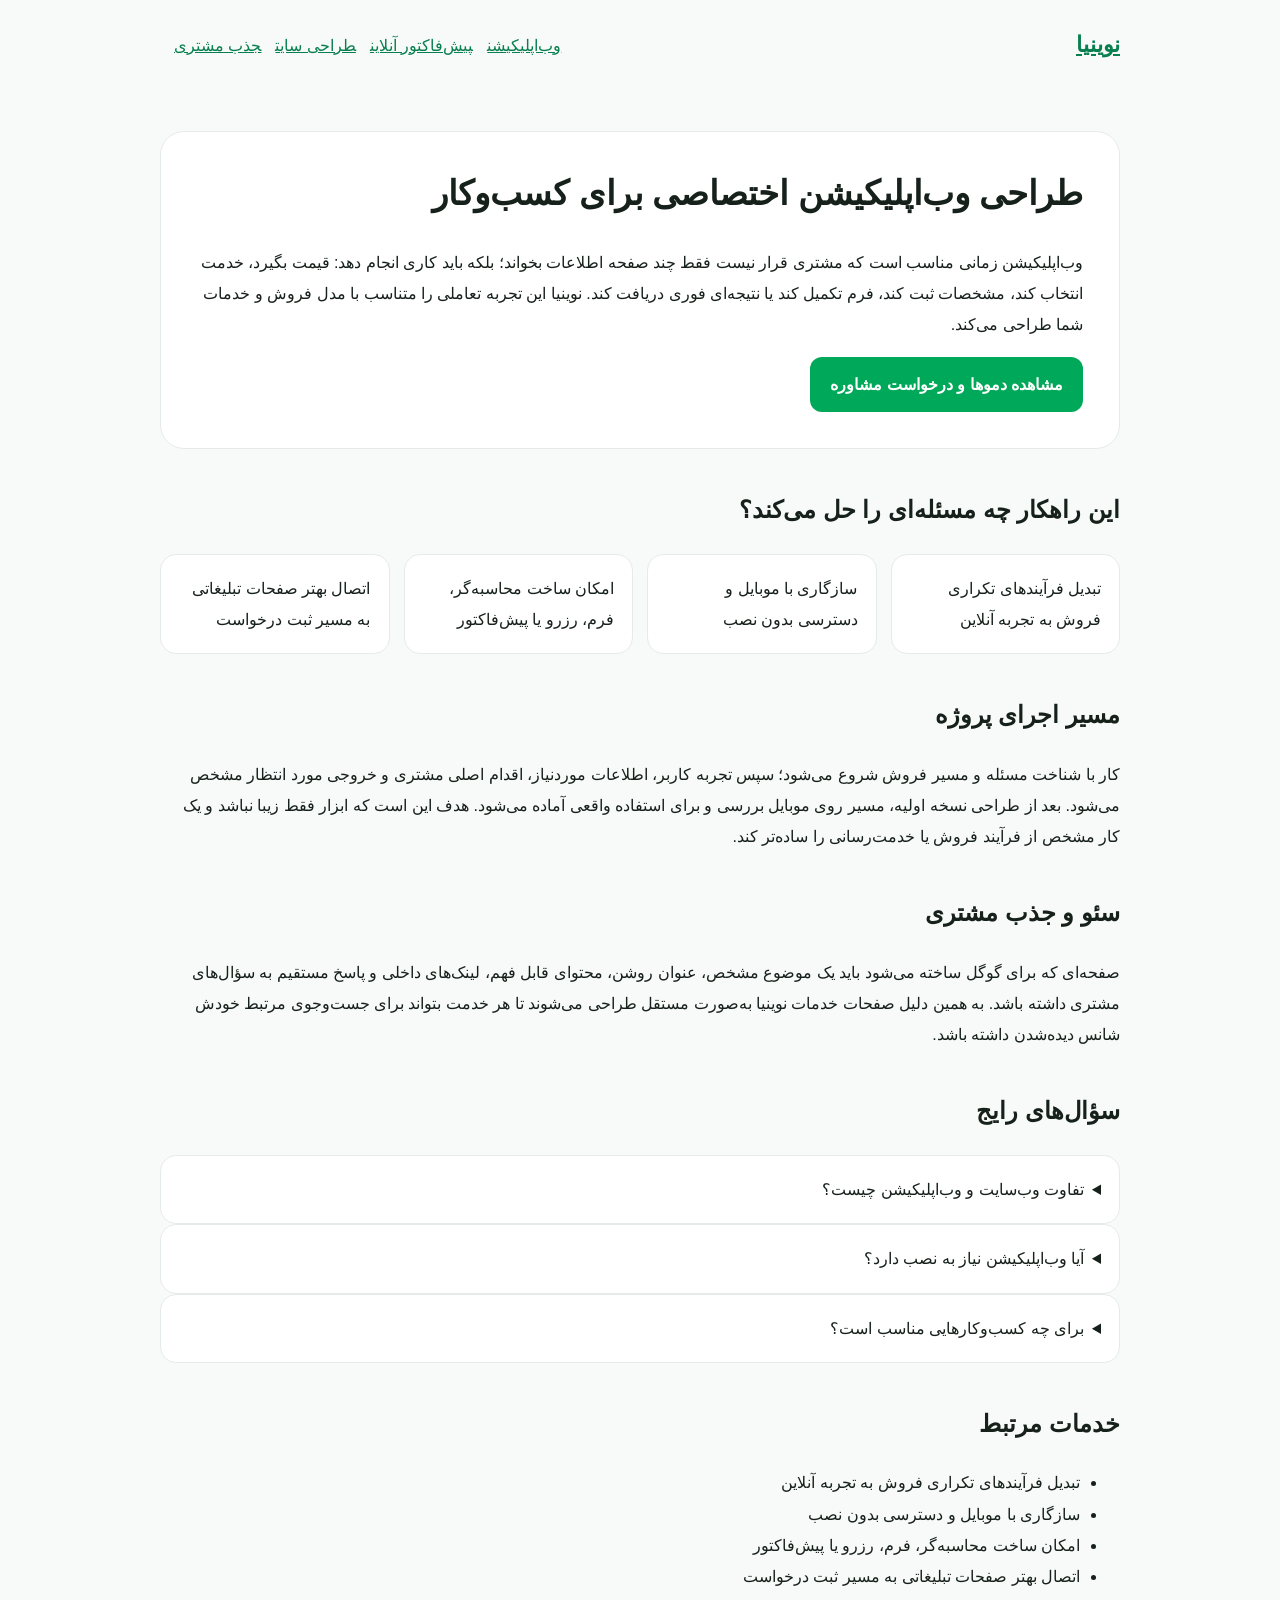
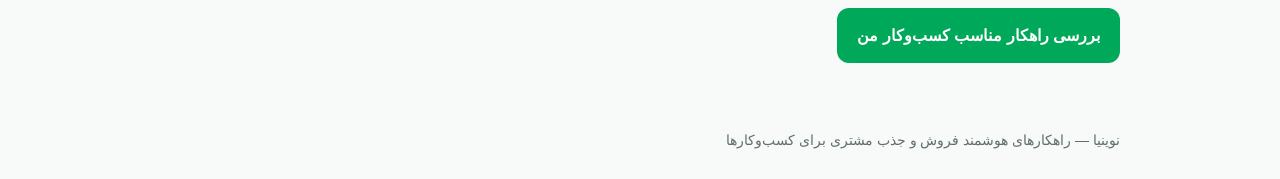
<file: services/web-app/index.html>
<!doctype html>
<html lang="fa" dir="rtl">
<head>
<meta charset="UTF-8">
<meta name="viewport" content="width=device-width,initial-scale=1">
<title>طراحی وب‌اپلیکیشن اختصاصی برای کسب‌وکار | نوینیا</title>
<meta name="description" content="طراحی وب‌اپلیکیشن اختصاصی و تعاملی برای فروش، ثبت درخواست، محاسبه قیمت و ارائه خدمات آنلاین متناسب با فرآیند واقعی کسب‌وکار.">
<meta name="robots" content="index,follow,max-image-preview:large,max-snippet:-1">
<link rel="canonical" href="https://noviniya.ir/services/web-app/">
<link rel="icon" href="/favicon.svg" type="image/svg+xml">
<meta property="og:type" content="website">
<meta property="og:locale" content="fa_IR">
<meta property="og:title" content="طراحی وب‌اپلیکیشن اختصاصی برای کسب‌وکار | نوینیا">
<meta property="og:description" content="طراحی وب‌اپلیکیشن اختصاصی و تعاملی برای فروش، ثبت درخواست، محاسبه قیمت و ارائه خدمات آنلاین متناسب با فرآیند واقعی کسب‌وکار.">
<meta property="og:url" content="https://noviniya.ir/services/web-app/">
<style>
body{font-family:Arial,Tahoma,sans-serif;margin:0;background:#f8faf9;color:#17211b;line-height:1.95}a{color:#087f4f}header,main,footer{max-width:960px;margin:auto;padding:24px}header{display:flex;justify-content:space-between;align-items:center}.brand{font-weight:800;font-size:22px}.hero{background:#fff;border:1px solid #e5ebe7;border-radius:24px;padding:36px;margin-top:16px}h1{font-size:34px;line-height:1.5;margin-top:0}h2{margin-top:38px}.cta{display:inline-block;background:#00a859;color:#fff;text-decoration:none;padding:12px 20px;border-radius:12px;font-weight:700}.grid{display:grid;grid-template-columns:repeat(auto-fit,minmax(220px,1fr));gap:14px}.card,details{background:#fff;border:1px solid #e5ebe7;border-radius:16px;padding:18px}nav a{margin-left:14px}footer{font-size:14px;color:#607067}
</style>
<script type="application/ld+json">
{"@context":"https://schema.org","@graph":[
{"@type":"Service","name":"طراحی وب‌اپلیکیشن اختصاصی برای کسب‌وکار","description":"طراحی وب‌اپلیکیشن اختصاصی و تعاملی برای فروش، ثبت درخواست، محاسبه قیمت و ارائه خدمات آنلاین متناسب با فرآیند واقعی کسب‌وکار.","url":"https://noviniya.ir/services/web-app/","provider":{"@type":"Organization","name":"نوینیا","url":"https://noviniya.ir/"},"areaServed":{"@type":"Country","name":"Iran"}},
{"@type":"FAQPage","mainEntity":[{"@type":"Question","name":"تفاوت وب‌سایت و وب‌اپلیکیشن چیست؟","acceptedAnswer":{"@type":"Answer","text":"وب‌سایت بیشتر برای ارائه محتوا و معرفی مناسب است؛ وب‌اپلیکیشن علاوه بر محتوا، امکان تعامل و انجام یک فرآیند مشخص را به کاربر می‌دهد."}},{"@type":"Question","name":"آیا وب‌اپلیکیشن نیاز به نصب دارد؟","acceptedAnswer":{"@type":"Answer","text":"وب‌اپلیکیشن در مرورگر اجرا می‌شود و برای استفاده پایه نیازی به نصب از مارکت‌های موبایل ندارد."}},{"@type":"Question","name":"برای چه کسب‌وکارهایی مناسب است؟","acceptedAnswer":{"@type":"Answer","text":"برای کسب‌وکارهایی که مشتری قبل از خرید یا تماس نیاز به محاسبه، انتخاب، ثبت اطلاعات، رزرو یا دریافت خروجی آنلاین دارد."}}]}
]}
</script>
</head>
<body>
<header><a class="brand" href="/">نوینیا</a><nav><a href="/services/web-app/">وب‌اپلیکیشن</a><a href="/services/online-quote/">پیش‌فاکتور آنلاین</a><a href="/services/website-design/">طراحی سایت</a><a href="/services/customer-acquisition/">جذب مشتری</a></nav></header>
<main>
<section class="hero"><h1>طراحی وب‌اپلیکیشن اختصاصی برای کسب‌وکار</h1><p>وب‌اپلیکیشن زمانی مناسب است که مشتری قرار نیست فقط چند صفحه اطلاعات بخواند؛ بلکه باید کاری انجام دهد: قیمت بگیرد، خدمت انتخاب کند، مشخصات ثبت کند، فرم تکمیل کند یا نتیجه‌ای فوری دریافت کند. نوینیا این تجربه تعاملی را متناسب با مدل فروش و خدمات شما طراحی می‌کند.</p><a class="cta" href="/">مشاهده دموها و درخواست مشاوره</a></section>
<h2>این راهکار چه مسئله‌ای را حل می‌کند؟</h2>
<div class="grid"><div class="card">تبدیل فرآیندهای تکراری فروش به تجربه آنلاین</div><div class="card">سازگاری با موبایل و دسترسی بدون نصب</div><div class="card">امکان ساخت محاسبه‌گر، فرم، رزرو یا پیش‌فاکتور</div><div class="card">اتصال بهتر صفحات تبلیغاتی به مسیر ثبت درخواست</div></div>
<h2>مسیر اجرای پروژه</h2>
<p>کار با شناخت مسئله و مسیر فروش شروع می‌شود؛ سپس تجربه کاربر، اطلاعات موردنیاز، اقدام اصلی مشتری و خروجی مورد انتظار مشخص می‌شود. بعد از طراحی نسخه اولیه، مسیر روی موبایل بررسی و برای استفاده واقعی آماده می‌شود. هدف این است که ابزار فقط زیبا نباشد و یک کار مشخص از فرآیند فروش یا خدمت‌رسانی را ساده‌تر کند.</p>
<h2>سئو و جذب مشتری</h2>
<p>صفحه‌ای که برای گوگل ساخته می‌شود باید یک موضوع مشخص، عنوان روشن، محتوای قابل فهم، لینک‌های داخلی و پاسخ مستقیم به سؤال‌های مشتری داشته باشد. به همین دلیل صفحات خدمات نوینیا به‌صورت مستقل طراحی می‌شوند تا هر خدمت بتواند برای جست‌وجوی مرتبط خودش شانس دیده‌شدن داشته باشد.</p>
<h2>سؤال‌های رایج</h2><details><summary>تفاوت وب‌سایت و وب‌اپلیکیشن چیست؟</summary><p>وب‌سایت بیشتر برای ارائه محتوا و معرفی مناسب است؛ وب‌اپلیکیشن علاوه بر محتوا، امکان تعامل و انجام یک فرآیند مشخص را به کاربر می‌دهد.</p></details><details><summary>آیا وب‌اپلیکیشن نیاز به نصب دارد؟</summary><p>وب‌اپلیکیشن در مرورگر اجرا می‌شود و برای استفاده پایه نیازی به نصب از مارکت‌های موبایل ندارد.</p></details><details><summary>برای چه کسب‌وکارهایی مناسب است؟</summary><p>برای کسب‌وکارهایی که مشتری قبل از خرید یا تماس نیاز به محاسبه، انتخاب، ثبت اطلاعات، رزرو یا دریافت خروجی آنلاین دارد.</p></details>
<h2>خدمات مرتبط</h2><ul><li>تبدیل فرآیندهای تکراری فروش به تجربه آنلاین</li><li>سازگاری با موبایل و دسترسی بدون نصب</li><li>امکان ساخت محاسبه‌گر، فرم، رزرو یا پیش‌فاکتور</li><li>اتصال بهتر صفحات تبلیغاتی به مسیر ثبت درخواست</li></ul>
<p><a class="cta" href="/">بررسی راهکار مناسب کسب‌وکار من</a></p>
</main>
<footer>نوینیا — راهکارهای هوشمند فروش و جذب مشتری برای کسب‌وکارها</footer>
</body>
</html>
</file>
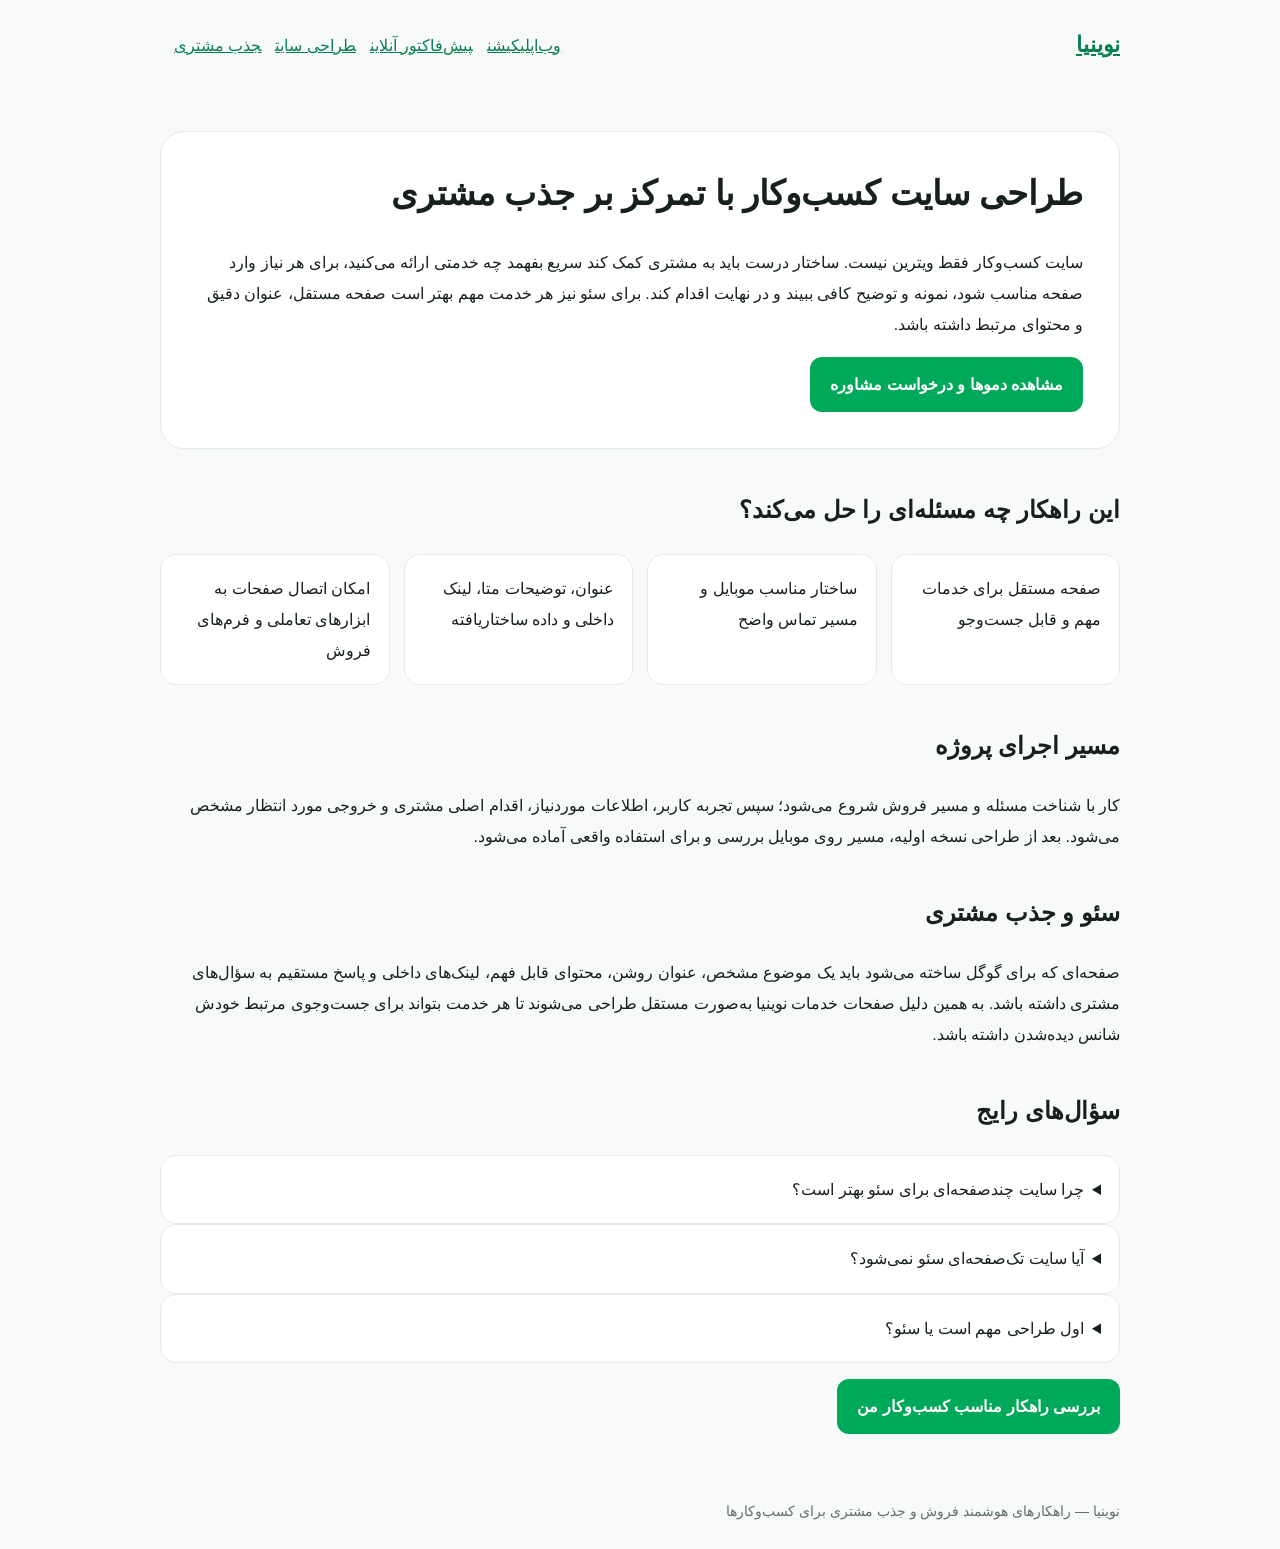
<file: services/website-design/index.html>
<!doctype html>
<html lang="fa" dir="rtl"><head><meta charset="UTF-8"><meta name="viewport" content="width=device-width,initial-scale=1">
<title>طراحی سایت کسب‌وکار با تمرکز بر جذب مشتری | نوینیا</title><meta name="description" content="طراحی سایت کسب‌وکار با ساختار روشن خدمات، صفحات قابل ایندکس، مسیر تماس و تمرکز بر سئو و تبدیل بازدیدکننده به مشتری."><meta name="robots" content="index,follow,max-image-preview:large,max-snippet:-1">
<link rel="canonical" href="https://noviniya.ir/services/website-design/"><link rel="icon" href="/favicon.svg" type="image/svg+xml">
<meta property="og:type" content="website"><meta property="og:locale" content="fa_IR"><meta property="og:title" content="طراحی سایت کسب‌وکار با تمرکز بر جذب مشتری | نوینیا"><meta property="og:description" content="طراحی سایت کسب‌وکار با ساختار روشن خدمات، صفحات قابل ایندکس، مسیر تماس و تمرکز بر سئو و تبدیل بازدیدکننده به مشتری."><meta property="og:url" content="https://noviniya.ir/services/website-design/">
<style>body{font-family:Arial,Tahoma,sans-serif;margin:0;background:#f8faf9;color:#17211b;line-height:1.95}a{color:#087f4f}header,main,footer{max-width:960px;margin:auto;padding:24px}header{display:flex;justify-content:space-between;align-items:center}.brand{font-weight:800;font-size:22px}.hero{background:#fff;border:1px solid #e5ebe7;border-radius:24px;padding:36px;margin-top:16px}h1{font-size:34px;line-height:1.5;margin-top:0}h2{margin-top:38px}.cta{display:inline-block;background:#00a859;color:#fff;text-decoration:none;padding:12px 20px;border-radius:12px;font-weight:700}.grid{display:grid;grid-template-columns:repeat(auto-fit,minmax(220px,1fr));gap:14px}.card,details{background:#fff;border:1px solid #e5ebe7;border-radius:16px;padding:18px}nav a{margin-left:14px}footer{font-size:14px;color:#607067}</style>
<script type="application/ld+json">{"@context":"https://schema.org","@graph":[{"@type":"Service","name":"طراحی سایت کسب‌وکار با تمرکز بر جذب مشتری","description":"طراحی سایت کسب‌وکار با ساختار روشن خدمات، صفحات قابل ایندکس، مسیر تماس و تمرکز بر سئو و تبدیل بازدیدکننده به مشتری.","url":"https://noviniya.ir/services/website-design/","provider":{"@type":"Organization","name":"نوینیا","url":"https://noviniya.ir/"},"areaServed":{"@type":"Country","name":"Iran"}},{"@type":"FAQPage","mainEntity":[{"@type":"Question","name":"چرا سایت چندصفحه‌ای برای سئو بهتر است؟","acceptedAnswer":{"@type":"Answer","text":"چون هر صفحه می‌تواند یک موضوع و نیاز جست‌وجویی مشخص را پوشش دهد و گوگل ارتباط موضوعی آن را راحت‌تر تشخیص دهد."}},{"@type":"Question","name":"آیا سایت تک‌صفحه‌ای سئو نمی‌شود؟","acceptedAnswer":{"@type":"Answer","text":"می‌تواند ایندکس شود، اما برای کسب‌وکاری با چند خدمت، صفحات مستقل معمولاً فرصت بیشتری برای پوشش جست‌وجوهای مختلف ایجاد می‌کنند."}},{"@type":"Question","name":"اول طراحی مهم است یا سئو؟","acceptedAnswer":{"@type":"Answer","text":"بهتر است معماری صفحه، موضوع هر URL و مسیر تبدیل از همان ابتدای طراحی در نظر گرفته شود تا ظاهر و سئو در تعارض با هم نباشند."}}]}]}</script></head>
<body><header><a class="brand" href="/">نوینیا</a><nav><a href="/services/web-app/">وب‌اپلیکیشن</a><a href="/services/online-quote/">پیش‌فاکتور آنلاین</a><a href="/services/website-design/">طراحی سایت</a><a href="/services/customer-acquisition/">جذب مشتری</a></nav></header>
<main><section class="hero"><h1>طراحی سایت کسب‌وکار با تمرکز بر جذب مشتری</h1><p>سایت کسب‌وکار فقط ویترین نیست. ساختار درست باید به مشتری کمک کند سریع بفهمد چه خدمتی ارائه می‌کنید، برای هر نیاز وارد صفحه مناسب شود، نمونه و توضیح کافی ببیند و در نهایت اقدام کند. برای سئو نیز هر خدمت مهم بهتر است صفحه مستقل، عنوان دقیق و محتوای مرتبط داشته باشد.</p><a class="cta" href="/">مشاهده دموها و درخواست مشاوره</a></section>
<h2>این راهکار چه مسئله‌ای را حل می‌کند؟</h2><div class="grid"><div class="card">صفحه مستقل برای خدمات مهم و قابل جست‌وجو</div><div class="card">ساختار مناسب موبایل و مسیر تماس واضح</div><div class="card">عنوان، توضیحات متا، لینک داخلی و داده ساختاریافته</div><div class="card">امکان اتصال صفحات به ابزارهای تعاملی و فرم‌های فروش</div></div>
<h2>مسیر اجرای پروژه</h2><p>کار با شناخت مسئله و مسیر فروش شروع می‌شود؛ سپس تجربه کاربر، اطلاعات موردنیاز، اقدام اصلی مشتری و خروجی مورد انتظار مشخص می‌شود. بعد از طراحی نسخه اولیه، مسیر روی موبایل بررسی و برای استفاده واقعی آماده می‌شود.</p>
<h2>سئو و جذب مشتری</h2><p>صفحه‌ای که برای گوگل ساخته می‌شود باید یک موضوع مشخص، عنوان روشن، محتوای قابل فهم، لینک‌های داخلی و پاسخ مستقیم به سؤال‌های مشتری داشته باشد. به همین دلیل صفحات خدمات نوینیا به‌صورت مستقل طراحی می‌شوند تا هر خدمت بتواند برای جست‌وجوی مرتبط خودش شانس دیده‌شدن داشته باشد.</p>
<h2>سؤال‌های رایج</h2><details><summary>چرا سایت چندصفحه‌ای برای سئو بهتر است؟</summary><p>چون هر صفحه می‌تواند یک موضوع و نیاز جست‌وجویی مشخص را پوشش دهد و گوگل ارتباط موضوعی آن را راحت‌تر تشخیص دهد.</p></details><details><summary>آیا سایت تک‌صفحه‌ای سئو نمی‌شود؟</summary><p>می‌تواند ایندکس شود، اما برای کسب‌وکاری با چند خدمت، صفحات مستقل معمولاً فرصت بیشتری برای پوشش جست‌وجوهای مختلف ایجاد می‌کنند.</p></details><details><summary>اول طراحی مهم است یا سئو؟</summary><p>بهتر است معماری صفحه، موضوع هر URL و مسیر تبدیل از همان ابتدای طراحی در نظر گرفته شود تا ظاهر و سئو در تعارض با هم نباشند.</p></details>
<p><a class="cta" href="/">بررسی راهکار مناسب کسب‌وکار من</a></p></main><footer>نوینیا — راهکارهای هوشمند فروش و جذب مشتری برای کسب‌وکارها</footer></body></html>
</file>
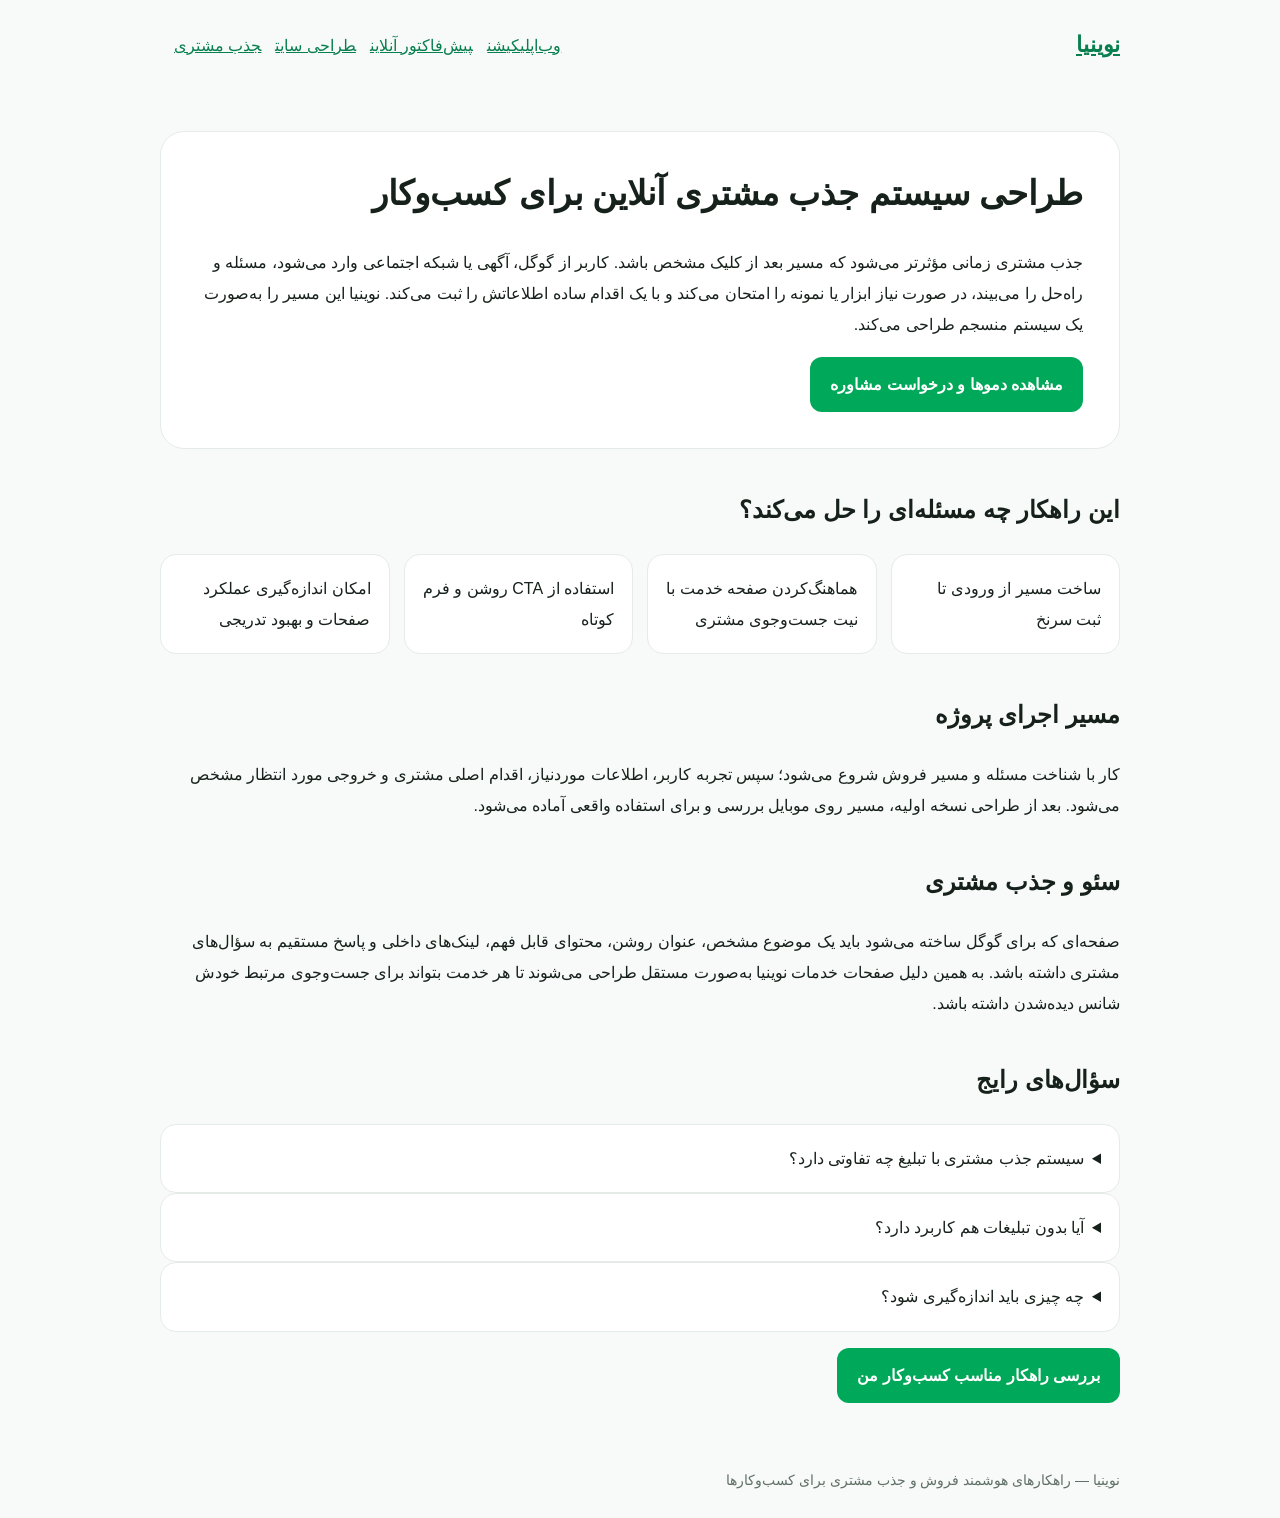
<file: public/services/customer-acquisition/index.html>
<!doctype html>
<html lang="fa" dir="rtl"><head><meta charset="UTF-8"><meta name="viewport" content="width=device-width,initial-scale=1">
<title>طراحی سیستم جذب مشتری آنلاین برای کسب‌وکار | نوینیا</title><meta name="description" content="طراحی مسیر دیجیتال جذب مشتری از ورودی تبلیغ یا گوگل تا صفحه خدمت، ابزار تعاملی، ثبت سرنخ و اقدام بعدی فروش."><meta name="robots" content="index,follow,max-image-preview:large,max-snippet:-1">
<link rel="canonical" href="https://noviniya.ir/services/customer-acquisition/"><link rel="icon" href="/favicon.svg" type="image/svg+xml">
<meta property="og:type" content="website"><meta property="og:locale" content="fa_IR"><meta property="og:title" content="طراحی سیستم جذب مشتری آنلاین برای کسب‌وکار | نوینیا"><meta property="og:description" content="طراحی مسیر دیجیتال جذب مشتری از ورودی تبلیغ یا گوگل تا صفحه خدمت، ابزار تعاملی، ثبت سرنخ و اقدام بعدی فروش."><meta property="og:url" content="https://noviniya.ir/services/customer-acquisition/">
<style>body{font-family:Arial,Tahoma,sans-serif;margin:0;background:#f8faf9;color:#17211b;line-height:1.95}a{color:#087f4f}header,main,footer{max-width:960px;margin:auto;padding:24px}header{display:flex;justify-content:space-between;align-items:center}.brand{font-weight:800;font-size:22px}.hero{background:#fff;border:1px solid #e5ebe7;border-radius:24px;padding:36px;margin-top:16px}h1{font-size:34px;line-height:1.5;margin-top:0}h2{margin-top:38px}.cta{display:inline-block;background:#00a859;color:#fff;text-decoration:none;padding:12px 20px;border-radius:12px;font-weight:700}.grid{display:grid;grid-template-columns:repeat(auto-fit,minmax(220px,1fr));gap:14px}.card,details{background:#fff;border:1px solid #e5ebe7;border-radius:16px;padding:18px}nav a{margin-left:14px}footer{font-size:14px;color:#607067}</style>
<script type="application/ld+json">{"@context":"https://schema.org","@graph":[{"@type":"Service","name":"طراحی سیستم جذب مشتری آنلاین برای کسب‌وکار","description":"طراحی مسیر دیجیتال جذب مشتری از ورودی تبلیغ یا گوگل تا صفحه خدمت، ابزار تعاملی، ثبت سرنخ و اقدام بعدی فروش.","url":"https://noviniya.ir/services/customer-acquisition/","provider":{"@type":"Organization","name":"نوینیا","url":"https://noviniya.ir/"},"areaServed":{"@type":"Country","name":"Iran"}},{"@type":"FAQPage","mainEntity":[{"@type":"Question","name":"سیستم جذب مشتری با تبلیغ چه تفاوتی دارد؟","acceptedAnswer":{"@type":"Answer","text":"تبلیغ فقط ورودی ایجاد می‌کند؛ سیستم جذب مشتری مشخص می‌کند کاربر بعد از ورود چه چیزی ببیند و چگونه به سرنخ فروش تبدیل شود."}},{"@type":"Question","name":"آیا بدون تبلیغات هم کاربرد دارد؟","acceptedAnswer":{"@type":"Answer","text":"بله. ورودی می‌تواند از گوگل، شبکه اجتماعی، معرفی، QR یا لینک مستقیم باشد. مهم مسیر بعد از ورود کاربر است."}},{"@type":"Question","name":"چه چیزی باید اندازه‌گیری شود؟","acceptedAnswer":{"@type":"Answer","text":"تعداد ورودی، تعامل با صفحه، کلیک روی اقدام اصلی، ثبت فرم و در نهایت تبدیل سرنخ به فروش از مهم‌ترین شاخص‌ها هستند."}}]}]}</script></head>
<body><header><a class="brand" href="/">نوینیا</a><nav><a href="/services/web-app/">وب‌اپلیکیشن</a><a href="/services/online-quote/">پیش‌فاکتور آنلاین</a><a href="/services/website-design/">طراحی سایت</a><a href="/services/customer-acquisition/">جذب مشتری</a></nav></header>
<main><section class="hero"><h1>طراحی سیستم جذب مشتری آنلاین برای کسب‌وکار</h1><p>جذب مشتری زمانی مؤثرتر می‌شود که مسیر بعد از کلیک مشخص باشد. کاربر از گوگل، آگهی یا شبکه اجتماعی وارد می‌شود، مسئله و راه‌حل را می‌بیند، در صورت نیاز ابزار یا نمونه را امتحان می‌کند و با یک اقدام ساده اطلاعاتش را ثبت می‌کند. نوینیا این مسیر را به‌صورت یک سیستم منسجم طراحی می‌کند.</p><a class="cta" href="/">مشاهده دموها و درخواست مشاوره</a></section>
<h2>این راهکار چه مسئله‌ای را حل می‌کند؟</h2><div class="grid"><div class="card">ساخت مسیر از ورودی تا ثبت سرنخ</div><div class="card">هماهنگ‌کردن صفحه خدمت با نیت جست‌وجوی مشتری</div><div class="card">استفاده از CTA روشن و فرم کوتاه</div><div class="card">امکان اندازه‌گیری عملکرد صفحات و بهبود تدریجی</div></div>
<h2>مسیر اجرای پروژه</h2><p>کار با شناخت مسئله و مسیر فروش شروع می‌شود؛ سپس تجربه کاربر، اطلاعات موردنیاز، اقدام اصلی مشتری و خروجی مورد انتظار مشخص می‌شود. بعد از طراحی نسخه اولیه، مسیر روی موبایل بررسی و برای استفاده واقعی آماده می‌شود.</p>
<h2>سئو و جذب مشتری</h2><p>صفحه‌ای که برای گوگل ساخته می‌شود باید یک موضوع مشخص، عنوان روشن، محتوای قابل فهم، لینک‌های داخلی و پاسخ مستقیم به سؤال‌های مشتری داشته باشد. به همین دلیل صفحات خدمات نوینیا به‌صورت مستقل طراحی می‌شوند تا هر خدمت بتواند برای جست‌وجوی مرتبط خودش شانس دیده‌شدن داشته باشد.</p>
<h2>سؤال‌های رایج</h2><details><summary>سیستم جذب مشتری با تبلیغ چه تفاوتی دارد؟</summary><p>تبلیغ فقط ورودی ایجاد می‌کند؛ سیستم جذب مشتری مشخص می‌کند کاربر بعد از ورود چه چیزی ببیند و چگونه به سرنخ فروش تبدیل شود.</p></details><details><summary>آیا بدون تبلیغات هم کاربرد دارد؟</summary><p>بله. ورودی می‌تواند از گوگل، شبکه اجتماعی، معرفی، QR یا لینک مستقیم باشد. مهم مسیر بعد از ورود کاربر است.</p></details><details><summary>چه چیزی باید اندازه‌گیری شود؟</summary><p>تعداد ورودی، تعامل با صفحه، کلیک روی اقدام اصلی، ثبت فرم و در نهایت تبدیل سرنخ به فروش از مهم‌ترین شاخص‌ها هستند.</p></details>
<p><a class="cta" href="/">بررسی راهکار مناسب کسب‌وکار من</a></p></main><footer>نوینیا — راهکارهای هوشمند فروش و جذب مشتری برای کسب‌وکارها</footer></body></html>
</file>
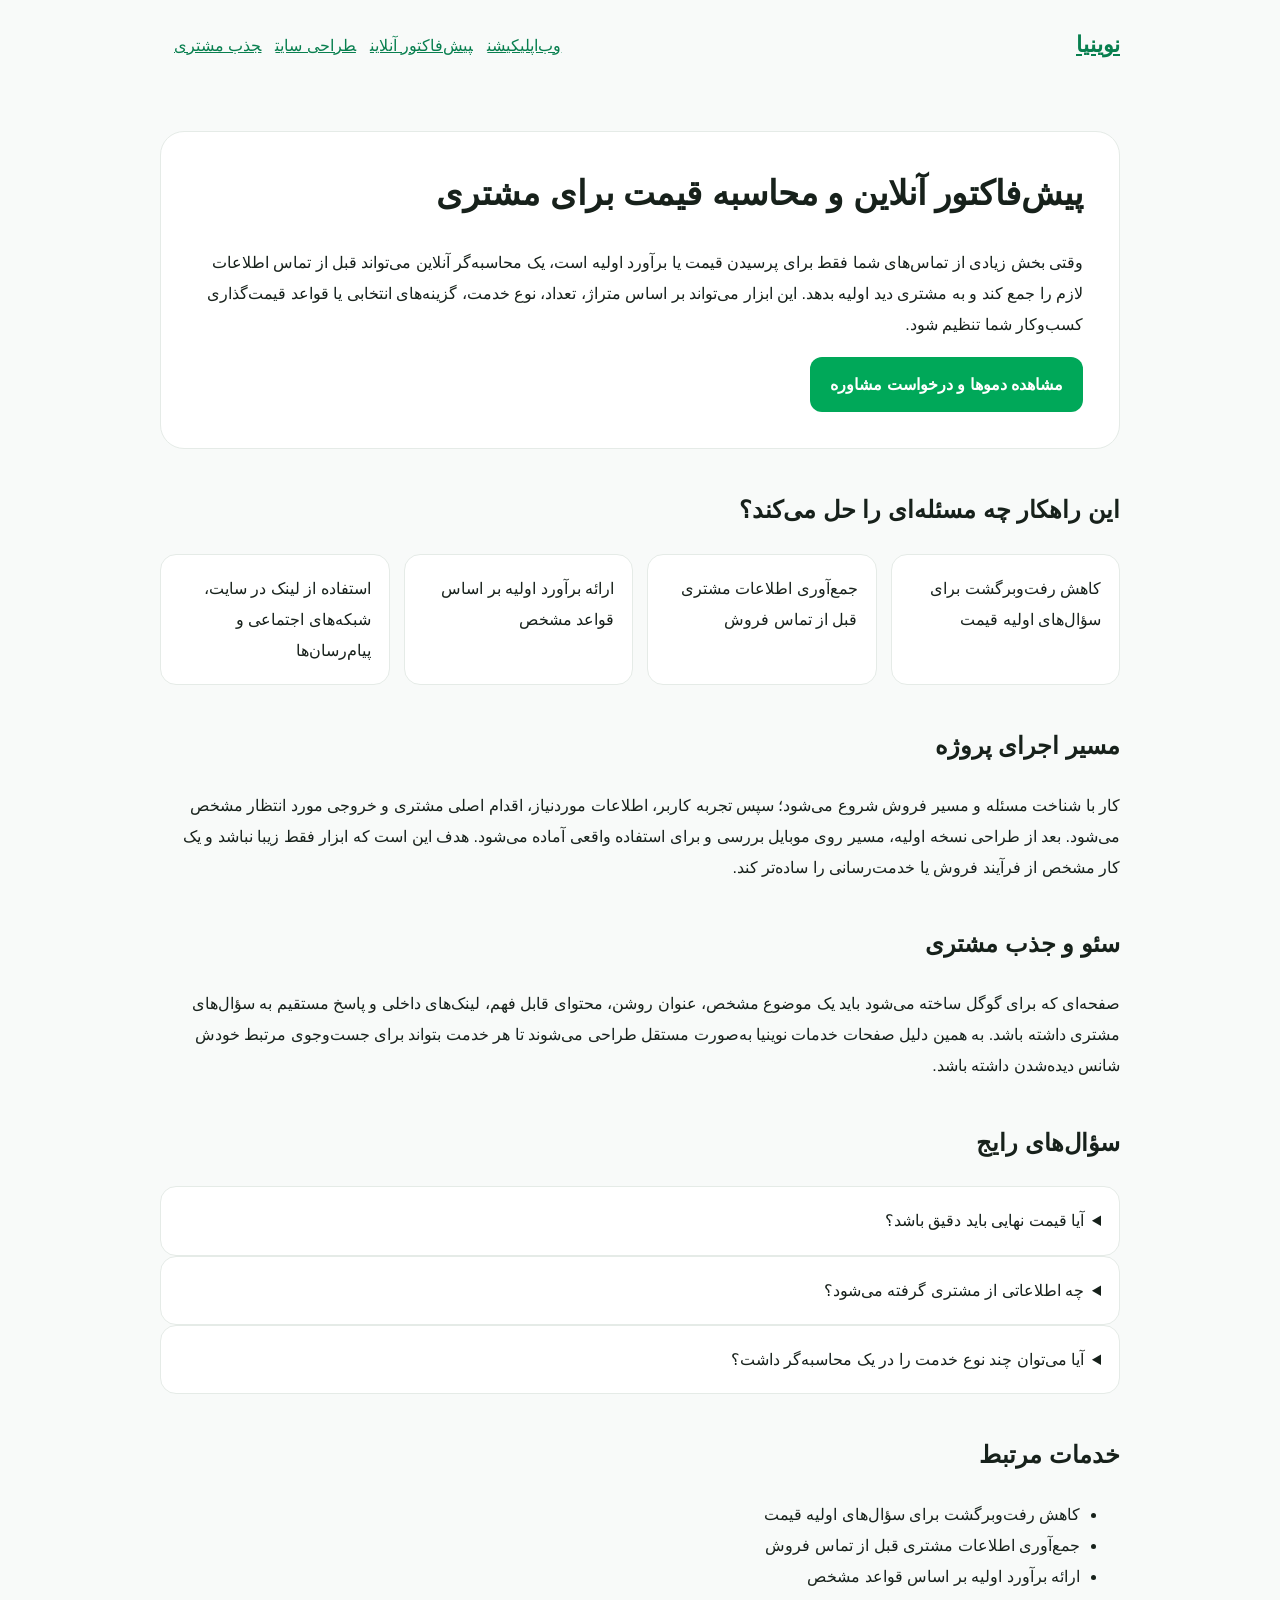
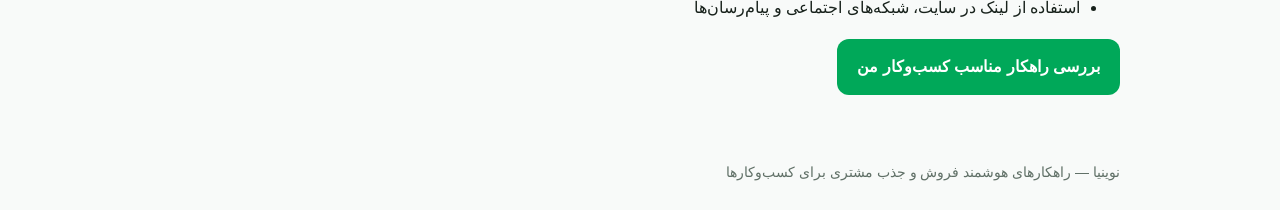
<file: public/services/online-quote/index.html>
<!doctype html>
<html lang="fa" dir="rtl">
<head>
<meta charset="UTF-8">
<meta name="viewport" content="width=device-width,initial-scale=1">
<title>پیش‌فاکتور آنلاین و محاسبه قیمت برای کسب‌وکار | نوینیا</title>
<meta name="description" content="ساخت محاسبه‌گر قیمت و پیش‌فاکتور آنلاین برای خدمات و محصولات؛ مشتری اطلاعات را وارد می‌کند و برآورد اولیه را سریع دریافت می‌کند.">
<meta name="robots" content="index,follow,max-image-preview:large,max-snippet:-1">
<link rel="canonical" href="https://noviniya.ir/services/online-quote/">
<link rel="icon" href="/favicon.svg" type="image/svg+xml">
<meta property="og:type" content="website">
<meta property="og:locale" content="fa_IR">
<meta property="og:title" content="پیش‌فاکتور آنلاین و محاسبه قیمت برای کسب‌وکار | نوینیا">
<meta property="og:description" content="ساخت محاسبه‌گر قیمت و پیش‌فاکتور آنلاین برای خدمات و محصولات؛ مشتری اطلاعات را وارد می‌کند و برآورد اولیه را سریع دریافت می‌کند.">
<meta property="og:url" content="https://noviniya.ir/services/online-quote/">
<style>
body{font-family:Arial,Tahoma,sans-serif;margin:0;background:#f8faf9;color:#17211b;line-height:1.95}a{color:#087f4f}header,main,footer{max-width:960px;margin:auto;padding:24px}header{display:flex;justify-content:space-between;align-items:center}.brand{font-weight:800;font-size:22px}.hero{background:#fff;border:1px solid #e5ebe7;border-radius:24px;padding:36px;margin-top:16px}h1{font-size:34px;line-height:1.5;margin-top:0}h2{margin-top:38px}.cta{display:inline-block;background:#00a859;color:#fff;text-decoration:none;padding:12px 20px;border-radius:12px;font-weight:700}.grid{display:grid;grid-template-columns:repeat(auto-fit,minmax(220px,1fr));gap:14px}.card,details{background:#fff;border:1px solid #e5ebe7;border-radius:16px;padding:18px}nav a{margin-left:14px}footer{font-size:14px;color:#607067}
</style>
<script type="application/ld+json">
{"@context":"https://schema.org","@graph":[
{"@type":"Service","name":"پیش‌فاکتور آنلاین و محاسبه قیمت برای مشتری","description":"ساخت محاسبه‌گر قیمت و پیش‌فاکتور آنلاین برای خدمات و محصولات؛ مشتری اطلاعات را وارد می‌کند و برآورد اولیه را سریع دریافت می‌کند.","url":"https://noviniya.ir/services/online-quote/","provider":{"@type":"Organization","name":"نوینیا","url":"https://noviniya.ir/"},"areaServed":{"@type":"Country","name":"Iran"}},
{"@type":"FAQPage","mainEntity":[{"@type":"Question","name":"آیا قیمت نهایی باید دقیق باشد؟","acceptedAnswer":{"@type":"Answer","text":"خیر. بسته به نوع کسب‌وکار می‌توان خروجی را به‌صورت برآورد اولیه نمایش داد و قیمت نهایی را به بررسی کارشناسی وابسته کرد."}},{"@type":"Question","name":"چه اطلاعاتی از مشتری گرفته می‌شود؟","acceptedAnswer":{"@type":"Answer","text":"فقط اطلاعاتی که برای محاسبه یا پیگیری فروش لازم است؛ ساختار فرم بر اساس فرآیند واقعی شما تعیین می‌شود."}},{"@type":"Question","name":"آیا می‌توان چند نوع خدمت را در یک محاسبه‌گر داشت؟","acceptedAnswer":{"@type":"Answer","text":"بله، اگر قواعد قیمت‌گذاری روشن باشد می‌توان چند خدمت یا چند مسیر محاسبه را در یک ابزار طراحی کرد."}}]}
]}
</script>
</head>
<body>
<header><a class="brand" href="/">نوینیا</a><nav><a href="/services/web-app/">وب‌اپلیکیشن</a><a href="/services/online-quote/">پیش‌فاکتور آنلاین</a><a href="/services/website-design/">طراحی سایت</a><a href="/services/customer-acquisition/">جذب مشتری</a></nav></header>
<main>
<section class="hero"><h1>پیش‌فاکتور آنلاین و محاسبه قیمت برای مشتری</h1><p>وقتی بخش زیادی از تماس‌های شما فقط برای پرسیدن قیمت یا برآورد اولیه است، یک محاسبه‌گر آنلاین می‌تواند قبل از تماس اطلاعات لازم را جمع کند و به مشتری دید اولیه بدهد. این ابزار می‌تواند بر اساس متراژ، تعداد، نوع خدمت، گزینه‌های انتخابی یا قواعد قیمت‌گذاری کسب‌وکار شما تنظیم شود.</p><a class="cta" href="/">مشاهده دموها و درخواست مشاوره</a></section>
<h2>این راهکار چه مسئله‌ای را حل می‌کند؟</h2>
<div class="grid"><div class="card">کاهش رفت‌وبرگشت برای سؤال‌های اولیه قیمت</div><div class="card">جمع‌آوری اطلاعات مشتری قبل از تماس فروش</div><div class="card">ارائه برآورد اولیه بر اساس قواعد مشخص</div><div class="card">استفاده از لینک در سایت، شبکه‌های اجتماعی و پیام‌رسان‌ها</div></div>
<h2>مسیر اجرای پروژه</h2>
<p>کار با شناخت مسئله و مسیر فروش شروع می‌شود؛ سپس تجربه کاربر، اطلاعات موردنیاز، اقدام اصلی مشتری و خروجی مورد انتظار مشخص می‌شود. بعد از طراحی نسخه اولیه، مسیر روی موبایل بررسی و برای استفاده واقعی آماده می‌شود. هدف این است که ابزار فقط زیبا نباشد و یک کار مشخص از فرآیند فروش یا خدمت‌رسانی را ساده‌تر کند.</p>
<h2>سئو و جذب مشتری</h2>
<p>صفحه‌ای که برای گوگل ساخته می‌شود باید یک موضوع مشخص، عنوان روشن، محتوای قابل فهم، لینک‌های داخلی و پاسخ مستقیم به سؤال‌های مشتری داشته باشد. به همین دلیل صفحات خدمات نوینیا به‌صورت مستقل طراحی می‌شوند تا هر خدمت بتواند برای جست‌وجوی مرتبط خودش شانس دیده‌شدن داشته باشد.</p>
<h2>سؤال‌های رایج</h2><details><summary>آیا قیمت نهایی باید دقیق باشد؟</summary><p>خیر. بسته به نوع کسب‌وکار می‌توان خروجی را به‌صورت برآورد اولیه نمایش داد و قیمت نهایی را به بررسی کارشناسی وابسته کرد.</p></details><details><summary>چه اطلاعاتی از مشتری گرفته می‌شود؟</summary><p>فقط اطلاعاتی که برای محاسبه یا پیگیری فروش لازم است؛ ساختار فرم بر اساس فرآیند واقعی شما تعیین می‌شود.</p></details><details><summary>آیا می‌توان چند نوع خدمت را در یک محاسبه‌گر داشت؟</summary><p>بله، اگر قواعد قیمت‌گذاری روشن باشد می‌توان چند خدمت یا چند مسیر محاسبه را در یک ابزار طراحی کرد.</p></details>
<h2>خدمات مرتبط</h2><ul><li>کاهش رفت‌وبرگشت برای سؤال‌های اولیه قیمت</li><li>جمع‌آوری اطلاعات مشتری قبل از تماس فروش</li><li>ارائه برآورد اولیه بر اساس قواعد مشخص</li><li>استفاده از لینک در سایت، شبکه‌های اجتماعی و پیام‌رسان‌ها</li></ul>
<p><a class="cta" href="/">بررسی راهکار مناسب کسب‌وکار من</a></p>
</main>
<footer>نوینیا — راهکارهای هوشمند فروش و جذب مشتری برای کسب‌وکارها</footer>
</body>
</html>
</file>
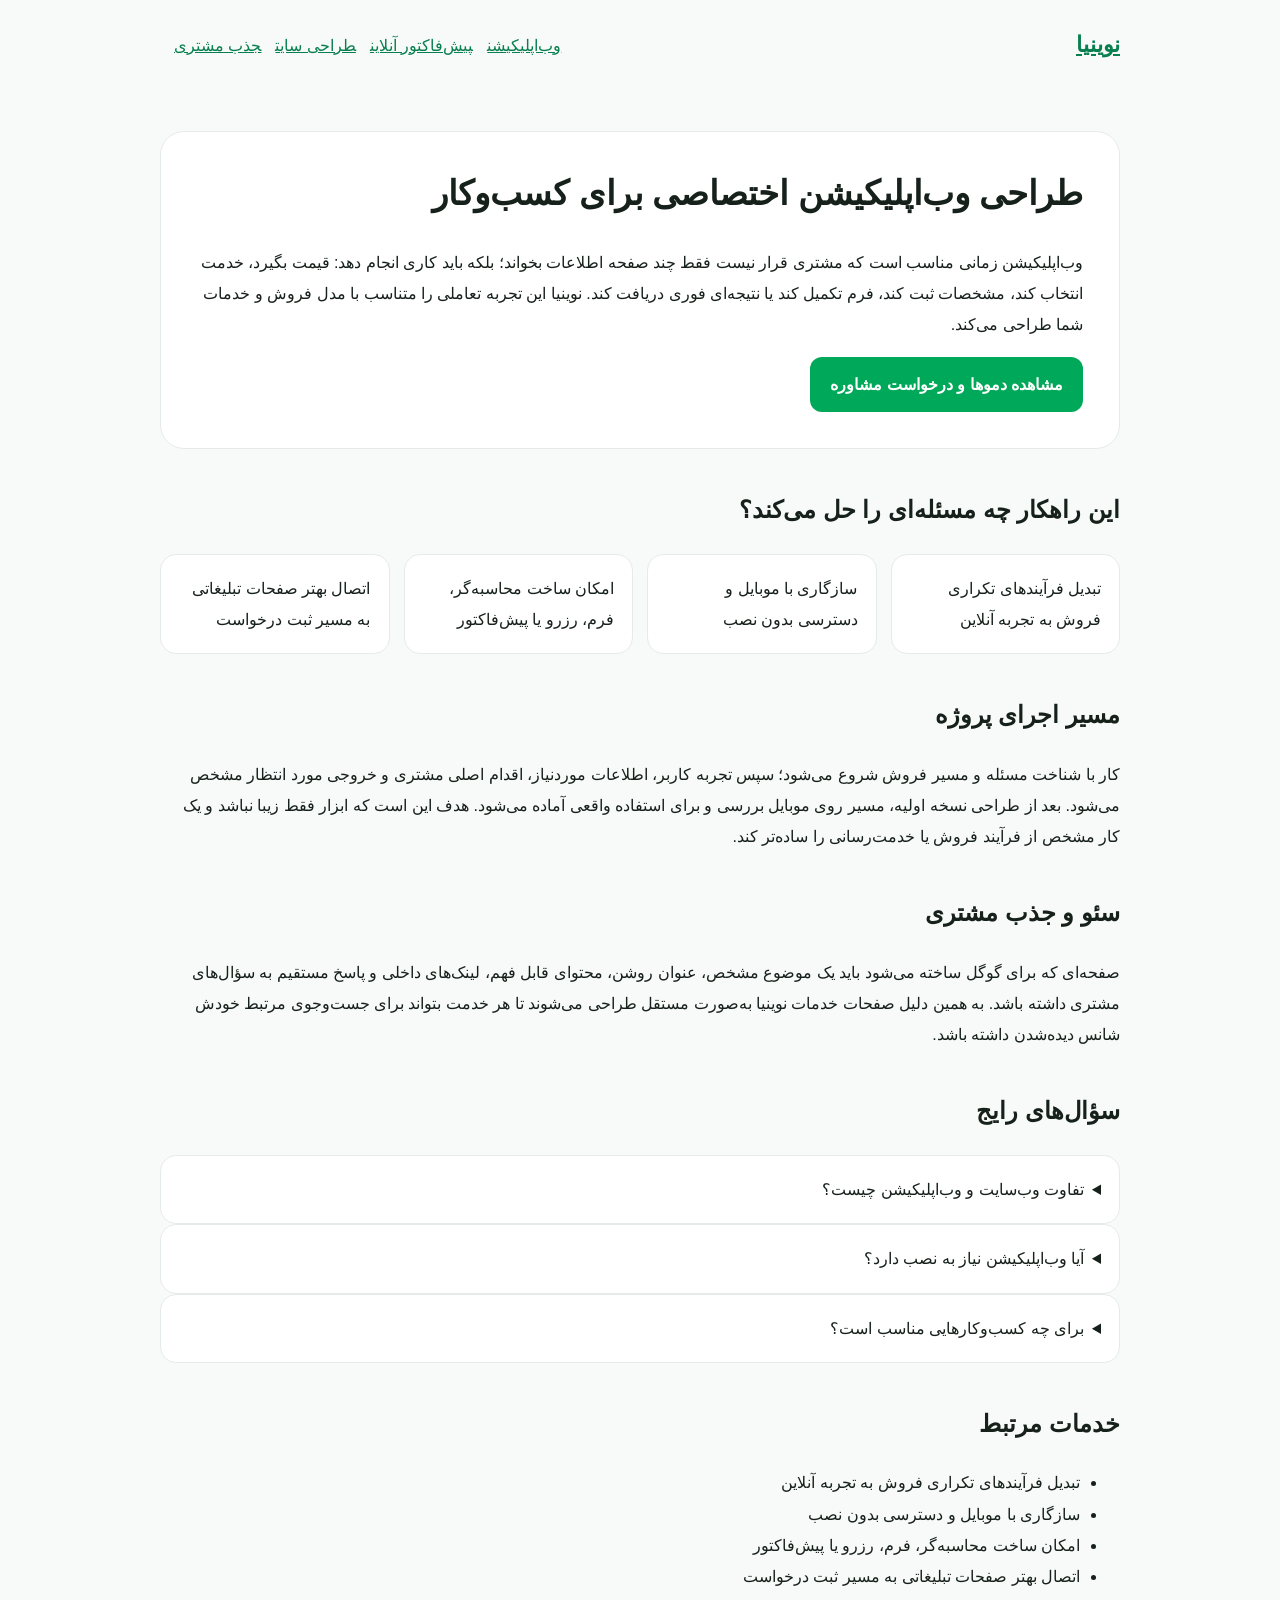
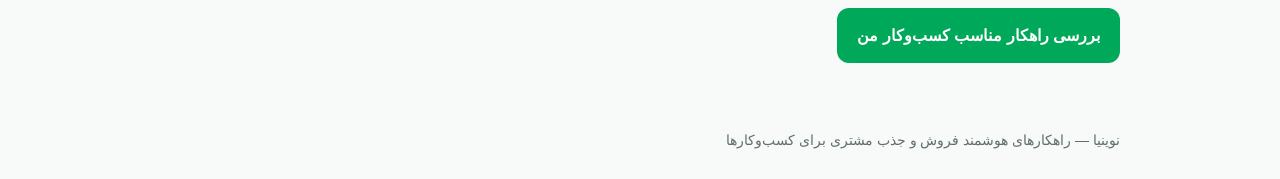
<file: public/services/web-app/index.html>
<!doctype html>
<html lang="fa" dir="rtl">
<head>
<meta charset="UTF-8">
<meta name="viewport" content="width=device-width,initial-scale=1">
<title>طراحی وب‌اپلیکیشن اختصاصی برای کسب‌وکار | نوینیا</title>
<meta name="description" content="طراحی وب‌اپلیکیشن اختصاصی و تعاملی برای فروش، ثبت درخواست، محاسبه قیمت و ارائه خدمات آنلاین متناسب با فرآیند واقعی کسب‌وکار.">
<meta name="robots" content="index,follow,max-image-preview:large,max-snippet:-1">
<link rel="canonical" href="https://noviniya.ir/services/web-app/">
<link rel="icon" href="/favicon.svg" type="image/svg+xml">
<meta property="og:type" content="website">
<meta property="og:locale" content="fa_IR">
<meta property="og:title" content="طراحی وب‌اپلیکیشن اختصاصی برای کسب‌وکار | نوینیا">
<meta property="og:description" content="طراحی وب‌اپلیکیشن اختصاصی و تعاملی برای فروش، ثبت درخواست، محاسبه قیمت و ارائه خدمات آنلاین متناسب با فرآیند واقعی کسب‌وکار.">
<meta property="og:url" content="https://noviniya.ir/services/web-app/">
<style>
body{font-family:Arial,Tahoma,sans-serif;margin:0;background:#f8faf9;color:#17211b;line-height:1.95}a{color:#087f4f}header,main,footer{max-width:960px;margin:auto;padding:24px}header{display:flex;justify-content:space-between;align-items:center}.brand{font-weight:800;font-size:22px}.hero{background:#fff;border:1px solid #e5ebe7;border-radius:24px;padding:36px;margin-top:16px}h1{font-size:34px;line-height:1.5;margin-top:0}h2{margin-top:38px}.cta{display:inline-block;background:#00a859;color:#fff;text-decoration:none;padding:12px 20px;border-radius:12px;font-weight:700}.grid{display:grid;grid-template-columns:repeat(auto-fit,minmax(220px,1fr));gap:14px}.card,details{background:#fff;border:1px solid #e5ebe7;border-radius:16px;padding:18px}nav a{margin-left:14px}footer{font-size:14px;color:#607067}
</style>
<script type="application/ld+json">
{"@context":"https://schema.org","@graph":[
{"@type":"Service","name":"طراحی وب‌اپلیکیشن اختصاصی برای کسب‌وکار","description":"طراحی وب‌اپلیکیشن اختصاصی و تعاملی برای فروش، ثبت درخواست، محاسبه قیمت و ارائه خدمات آنلاین متناسب با فرآیند واقعی کسب‌وکار.","url":"https://noviniya.ir/services/web-app/","provider":{"@type":"Organization","name":"نوینیا","url":"https://noviniya.ir/"},"areaServed":{"@type":"Country","name":"Iran"}},
{"@type":"FAQPage","mainEntity":[{"@type":"Question","name":"تفاوت وب‌سایت و وب‌اپلیکیشن چیست؟","acceptedAnswer":{"@type":"Answer","text":"وب‌سایت بیشتر برای ارائه محتوا و معرفی مناسب است؛ وب‌اپلیکیشن علاوه بر محتوا، امکان تعامل و انجام یک فرآیند مشخص را به کاربر می‌دهد."}},{"@type":"Question","name":"آیا وب‌اپلیکیشن نیاز به نصب دارد؟","acceptedAnswer":{"@type":"Answer","text":"وب‌اپلیکیشن در مرورگر اجرا می‌شود و برای استفاده پایه نیازی به نصب از مارکت‌های موبایل ندارد."}},{"@type":"Question","name":"برای چه کسب‌وکارهایی مناسب است؟","acceptedAnswer":{"@type":"Answer","text":"برای کسب‌وکارهایی که مشتری قبل از خرید یا تماس نیاز به محاسبه، انتخاب، ثبت اطلاعات، رزرو یا دریافت خروجی آنلاین دارد."}}]}
]}
</script>
</head>
<body>
<header><a class="brand" href="/">نوینیا</a><nav><a href="/services/web-app/">وب‌اپلیکیشن</a><a href="/services/online-quote/">پیش‌فاکتور آنلاین</a><a href="/services/website-design/">طراحی سایت</a><a href="/services/customer-acquisition/">جذب مشتری</a></nav></header>
<main>
<section class="hero"><h1>طراحی وب‌اپلیکیشن اختصاصی برای کسب‌وکار</h1><p>وب‌اپلیکیشن زمانی مناسب است که مشتری قرار نیست فقط چند صفحه اطلاعات بخواند؛ بلکه باید کاری انجام دهد: قیمت بگیرد، خدمت انتخاب کند، مشخصات ثبت کند، فرم تکمیل کند یا نتیجه‌ای فوری دریافت کند. نوینیا این تجربه تعاملی را متناسب با مدل فروش و خدمات شما طراحی می‌کند.</p><a class="cta" href="/">مشاهده دموها و درخواست مشاوره</a></section>
<h2>این راهکار چه مسئله‌ای را حل می‌کند؟</h2>
<div class="grid"><div class="card">تبدیل فرآیندهای تکراری فروش به تجربه آنلاین</div><div class="card">سازگاری با موبایل و دسترسی بدون نصب</div><div class="card">امکان ساخت محاسبه‌گر، فرم، رزرو یا پیش‌فاکتور</div><div class="card">اتصال بهتر صفحات تبلیغاتی به مسیر ثبت درخواست</div></div>
<h2>مسیر اجرای پروژه</h2>
<p>کار با شناخت مسئله و مسیر فروش شروع می‌شود؛ سپس تجربه کاربر، اطلاعات موردنیاز، اقدام اصلی مشتری و خروجی مورد انتظار مشخص می‌شود. بعد از طراحی نسخه اولیه، مسیر روی موبایل بررسی و برای استفاده واقعی آماده می‌شود. هدف این است که ابزار فقط زیبا نباشد و یک کار مشخص از فرآیند فروش یا خدمت‌رسانی را ساده‌تر کند.</p>
<h2>سئو و جذب مشتری</h2>
<p>صفحه‌ای که برای گوگل ساخته می‌شود باید یک موضوع مشخص، عنوان روشن، محتوای قابل فهم، لینک‌های داخلی و پاسخ مستقیم به سؤال‌های مشتری داشته باشد. به همین دلیل صفحات خدمات نوینیا به‌صورت مستقل طراحی می‌شوند تا هر خدمت بتواند برای جست‌وجوی مرتبط خودش شانس دیده‌شدن داشته باشد.</p>
<h2>سؤال‌های رایج</h2><details><summary>تفاوت وب‌سایت و وب‌اپلیکیشن چیست؟</summary><p>وب‌سایت بیشتر برای ارائه محتوا و معرفی مناسب است؛ وب‌اپلیکیشن علاوه بر محتوا، امکان تعامل و انجام یک فرآیند مشخص را به کاربر می‌دهد.</p></details><details><summary>آیا وب‌اپلیکیشن نیاز به نصب دارد؟</summary><p>وب‌اپلیکیشن در مرورگر اجرا می‌شود و برای استفاده پایه نیازی به نصب از مارکت‌های موبایل ندارد.</p></details><details><summary>برای چه کسب‌وکارهایی مناسب است؟</summary><p>برای کسب‌وکارهایی که مشتری قبل از خرید یا تماس نیاز به محاسبه، انتخاب، ثبت اطلاعات، رزرو یا دریافت خروجی آنلاین دارد.</p></details>
<h2>خدمات مرتبط</h2><ul><li>تبدیل فرآیندهای تکراری فروش به تجربه آنلاین</li><li>سازگاری با موبایل و دسترسی بدون نصب</li><li>امکان ساخت محاسبه‌گر، فرم، رزرو یا پیش‌فاکتور</li><li>اتصال بهتر صفحات تبلیغاتی به مسیر ثبت درخواست</li></ul>
<p><a class="cta" href="/">بررسی راهکار مناسب کسب‌وکار من</a></p>
</main>
<footer>نوینیا — راهکارهای هوشمند فروش و جذب مشتری برای کسب‌وکارها</footer>
</body>
</html>
</file>
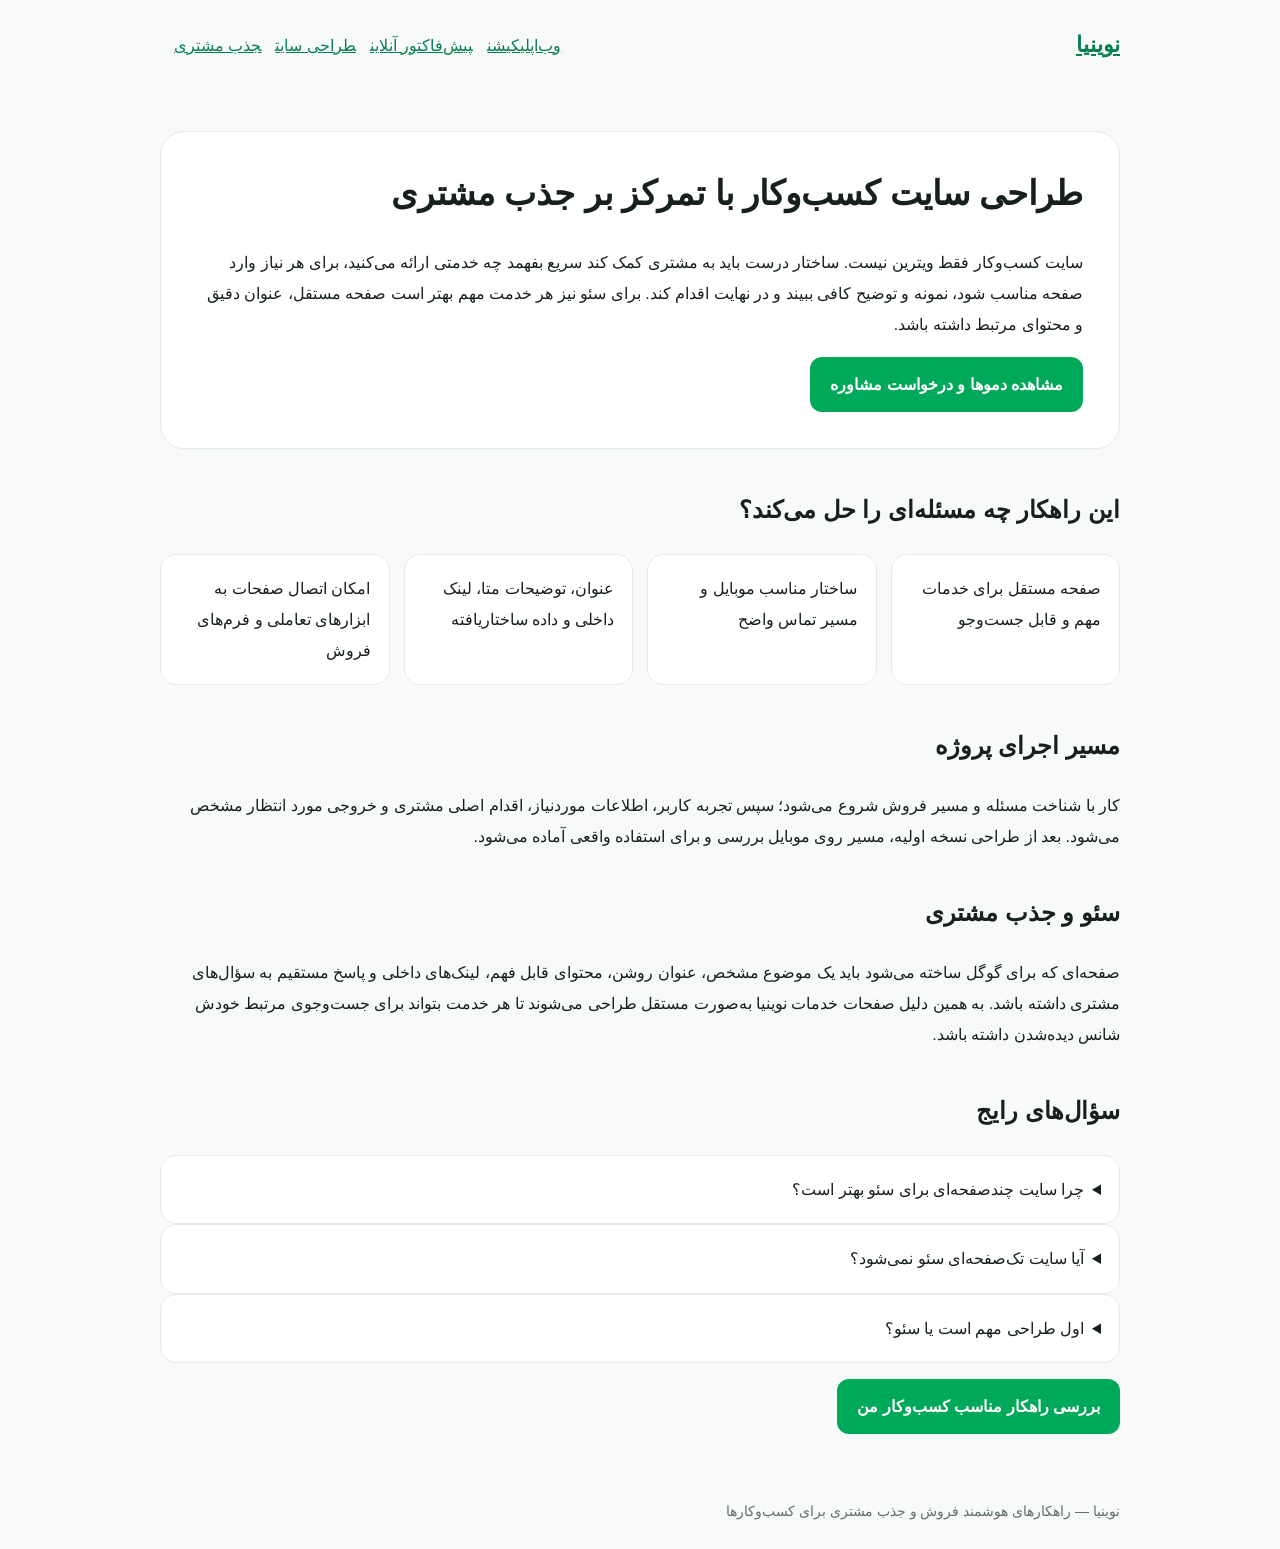
<file: public/services/website-design/index.html>
<!doctype html>
<html lang="fa" dir="rtl"><head><meta charset="UTF-8"><meta name="viewport" content="width=device-width,initial-scale=1">
<title>طراحی سایت کسب‌وکار با تمرکز بر جذب مشتری | نوینیا</title><meta name="description" content="طراحی سایت کسب‌وکار با ساختار روشن خدمات، صفحات قابل ایندکس، مسیر تماس و تمرکز بر سئو و تبدیل بازدیدکننده به مشتری."><meta name="robots" content="index,follow,max-image-preview:large,max-snippet:-1">
<link rel="canonical" href="https://noviniya.ir/services/website-design/"><link rel="icon" href="/favicon.svg" type="image/svg+xml">
<meta property="og:type" content="website"><meta property="og:locale" content="fa_IR"><meta property="og:title" content="طراحی سایت کسب‌وکار با تمرکز بر جذب مشتری | نوینیا"><meta property="og:description" content="طراحی سایت کسب‌وکار با ساختار روشن خدمات، صفحات قابل ایندکس، مسیر تماس و تمرکز بر سئو و تبدیل بازدیدکننده به مشتری."><meta property="og:url" content="https://noviniya.ir/services/website-design/">
<style>body{font-family:Arial,Tahoma,sans-serif;margin:0;background:#f8faf9;color:#17211b;line-height:1.95}a{color:#087f4f}header,main,footer{max-width:960px;margin:auto;padding:24px}header{display:flex;justify-content:space-between;align-items:center}.brand{font-weight:800;font-size:22px}.hero{background:#fff;border:1px solid #e5ebe7;border-radius:24px;padding:36px;margin-top:16px}h1{font-size:34px;line-height:1.5;margin-top:0}h2{margin-top:38px}.cta{display:inline-block;background:#00a859;color:#fff;text-decoration:none;padding:12px 20px;border-radius:12px;font-weight:700}.grid{display:grid;grid-template-columns:repeat(auto-fit,minmax(220px,1fr));gap:14px}.card,details{background:#fff;border:1px solid #e5ebe7;border-radius:16px;padding:18px}nav a{margin-left:14px}footer{font-size:14px;color:#607067}</style>
<script type="application/ld+json">{"@context":"https://schema.org","@graph":[{"@type":"Service","name":"طراحی سایت کسب‌وکار با تمرکز بر جذب مشتری","description":"طراحی سایت کسب‌وکار با ساختار روشن خدمات، صفحات قابل ایندکس، مسیر تماس و تمرکز بر سئو و تبدیل بازدیدکننده به مشتری.","url":"https://noviniya.ir/services/website-design/","provider":{"@type":"Organization","name":"نوینیا","url":"https://noviniya.ir/"},"areaServed":{"@type":"Country","name":"Iran"}},{"@type":"FAQPage","mainEntity":[{"@type":"Question","name":"چرا سایت چندصفحه‌ای برای سئو بهتر است؟","acceptedAnswer":{"@type":"Answer","text":"چون هر صفحه می‌تواند یک موضوع و نیاز جست‌وجویی مشخص را پوشش دهد و گوگل ارتباط موضوعی آن را راحت‌تر تشخیص دهد."}},{"@type":"Question","name":"آیا سایت تک‌صفحه‌ای سئو نمی‌شود؟","acceptedAnswer":{"@type":"Answer","text":"می‌تواند ایندکس شود، اما برای کسب‌وکاری با چند خدمت، صفحات مستقل معمولاً فرصت بیشتری برای پوشش جست‌وجوهای مختلف ایجاد می‌کنند."}},{"@type":"Question","name":"اول طراحی مهم است یا سئو؟","acceptedAnswer":{"@type":"Answer","text":"بهتر است معماری صفحه، موضوع هر URL و مسیر تبدیل از همان ابتدای طراحی در نظر گرفته شود تا ظاهر و سئو در تعارض با هم نباشند."}}]}]}</script></head>
<body><header><a class="brand" href="/">نوینیا</a><nav><a href="/services/web-app/">وب‌اپلیکیشن</a><a href="/services/online-quote/">پیش‌فاکتور آنلاین</a><a href="/services/website-design/">طراحی سایت</a><a href="/services/customer-acquisition/">جذب مشتری</a></nav></header>
<main><section class="hero"><h1>طراحی سایت کسب‌وکار با تمرکز بر جذب مشتری</h1><p>سایت کسب‌وکار فقط ویترین نیست. ساختار درست باید به مشتری کمک کند سریع بفهمد چه خدمتی ارائه می‌کنید، برای هر نیاز وارد صفحه مناسب شود، نمونه و توضیح کافی ببیند و در نهایت اقدام کند. برای سئو نیز هر خدمت مهم بهتر است صفحه مستقل، عنوان دقیق و محتوای مرتبط داشته باشد.</p><a class="cta" href="/">مشاهده دموها و درخواست مشاوره</a></section>
<h2>این راهکار چه مسئله‌ای را حل می‌کند؟</h2><div class="grid"><div class="card">صفحه مستقل برای خدمات مهم و قابل جست‌وجو</div><div class="card">ساختار مناسب موبایل و مسیر تماس واضح</div><div class="card">عنوان، توضیحات متا، لینک داخلی و داده ساختاریافته</div><div class="card">امکان اتصال صفحات به ابزارهای تعاملی و فرم‌های فروش</div></div>
<h2>مسیر اجرای پروژه</h2><p>کار با شناخت مسئله و مسیر فروش شروع می‌شود؛ سپس تجربه کاربر، اطلاعات موردنیاز، اقدام اصلی مشتری و خروجی مورد انتظار مشخص می‌شود. بعد از طراحی نسخه اولیه، مسیر روی موبایل بررسی و برای استفاده واقعی آماده می‌شود.</p>
<h2>سئو و جذب مشتری</h2><p>صفحه‌ای که برای گوگل ساخته می‌شود باید یک موضوع مشخص، عنوان روشن، محتوای قابل فهم، لینک‌های داخلی و پاسخ مستقیم به سؤال‌های مشتری داشته باشد. به همین دلیل صفحات خدمات نوینیا به‌صورت مستقل طراحی می‌شوند تا هر خدمت بتواند برای جست‌وجوی مرتبط خودش شانس دیده‌شدن داشته باشد.</p>
<h2>سؤال‌های رایج</h2><details><summary>چرا سایت چندصفحه‌ای برای سئو بهتر است؟</summary><p>چون هر صفحه می‌تواند یک موضوع و نیاز جست‌وجویی مشخص را پوشش دهد و گوگل ارتباط موضوعی آن را راحت‌تر تشخیص دهد.</p></details><details><summary>آیا سایت تک‌صفحه‌ای سئو نمی‌شود؟</summary><p>می‌تواند ایندکس شود، اما برای کسب‌وکاری با چند خدمت، صفحات مستقل معمولاً فرصت بیشتری برای پوشش جست‌وجوهای مختلف ایجاد می‌کنند.</p></details><details><summary>اول طراحی مهم است یا سئو؟</summary><p>بهتر است معماری صفحه، موضوع هر URL و مسیر تبدیل از همان ابتدای طراحی در نظر گرفته شود تا ظاهر و سئو در تعارض با هم نباشند.</p></details>
<p><a class="cta" href="/">بررسی راهکار مناسب کسب‌وکار من</a></p></main><footer>نوینیا — راهکارهای هوشمند فروش و جذب مشتری برای کسب‌وکارها</footer></body></html>
</file>
